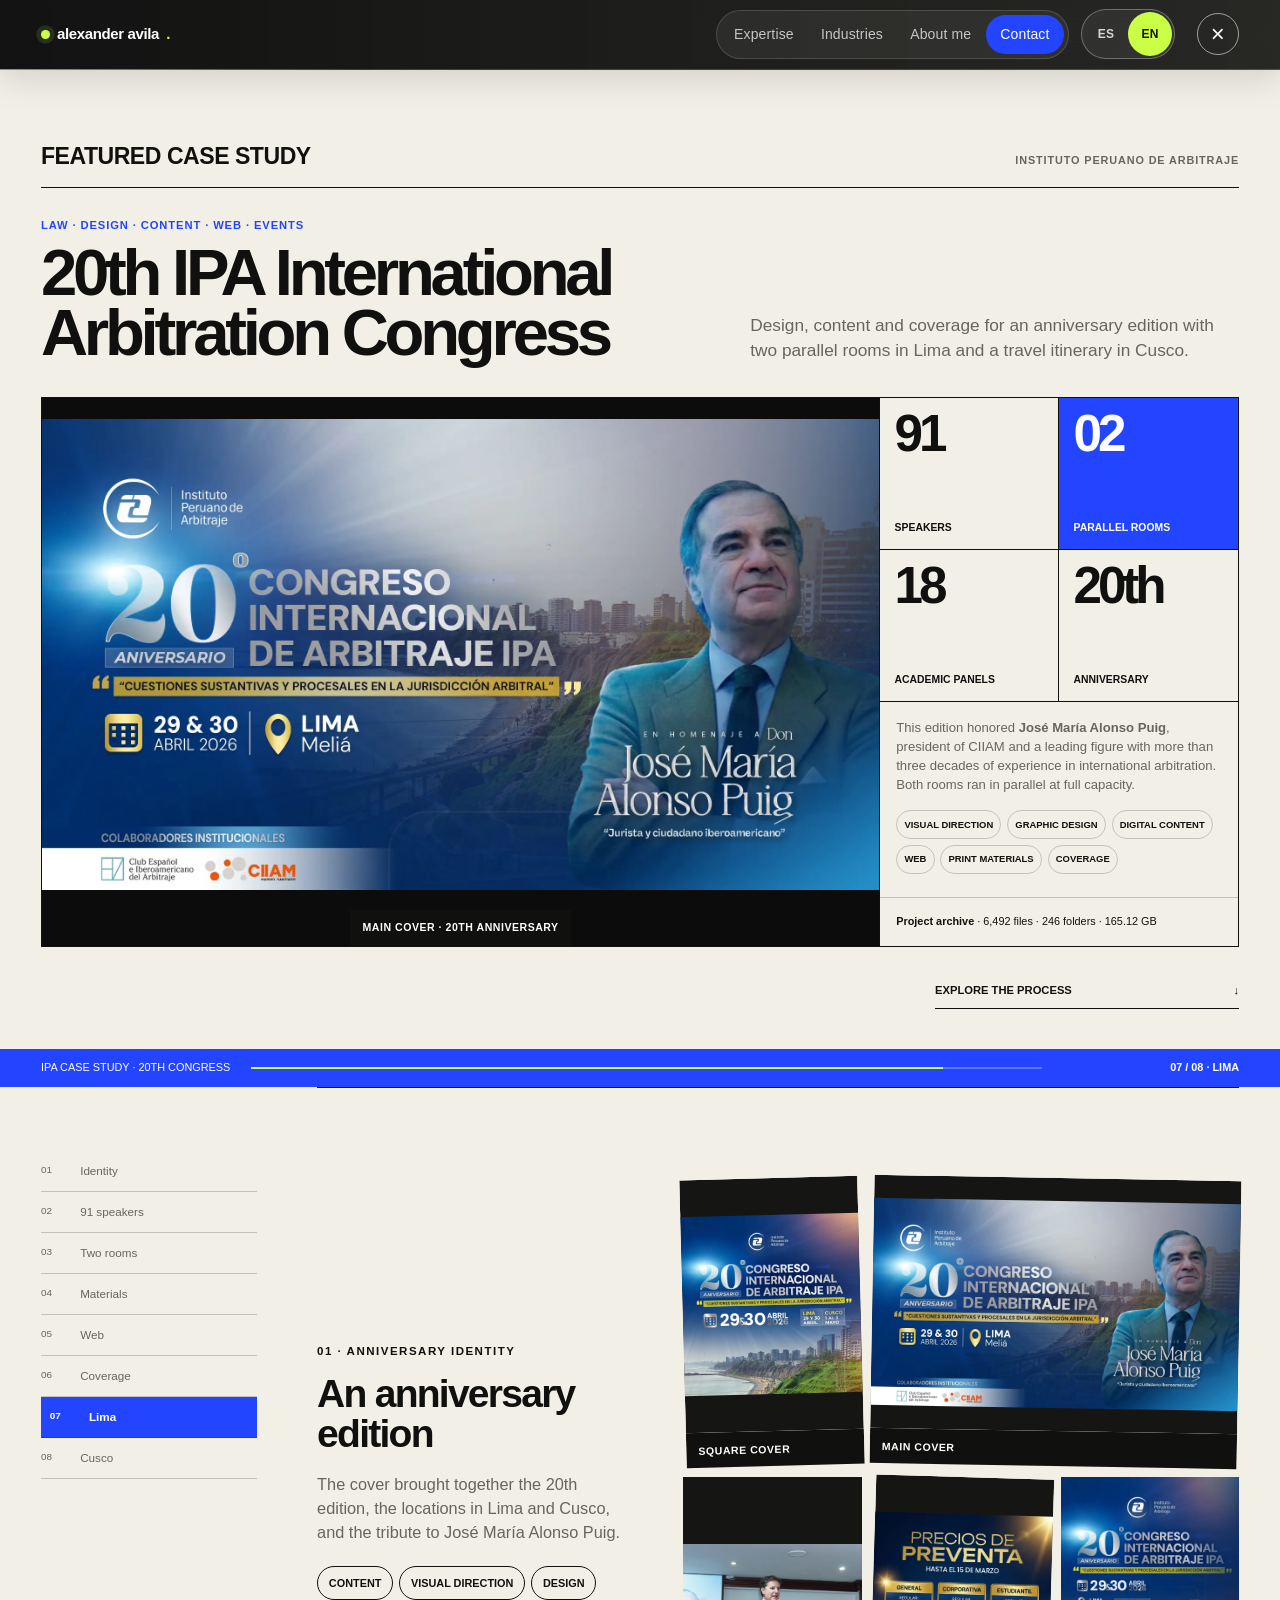
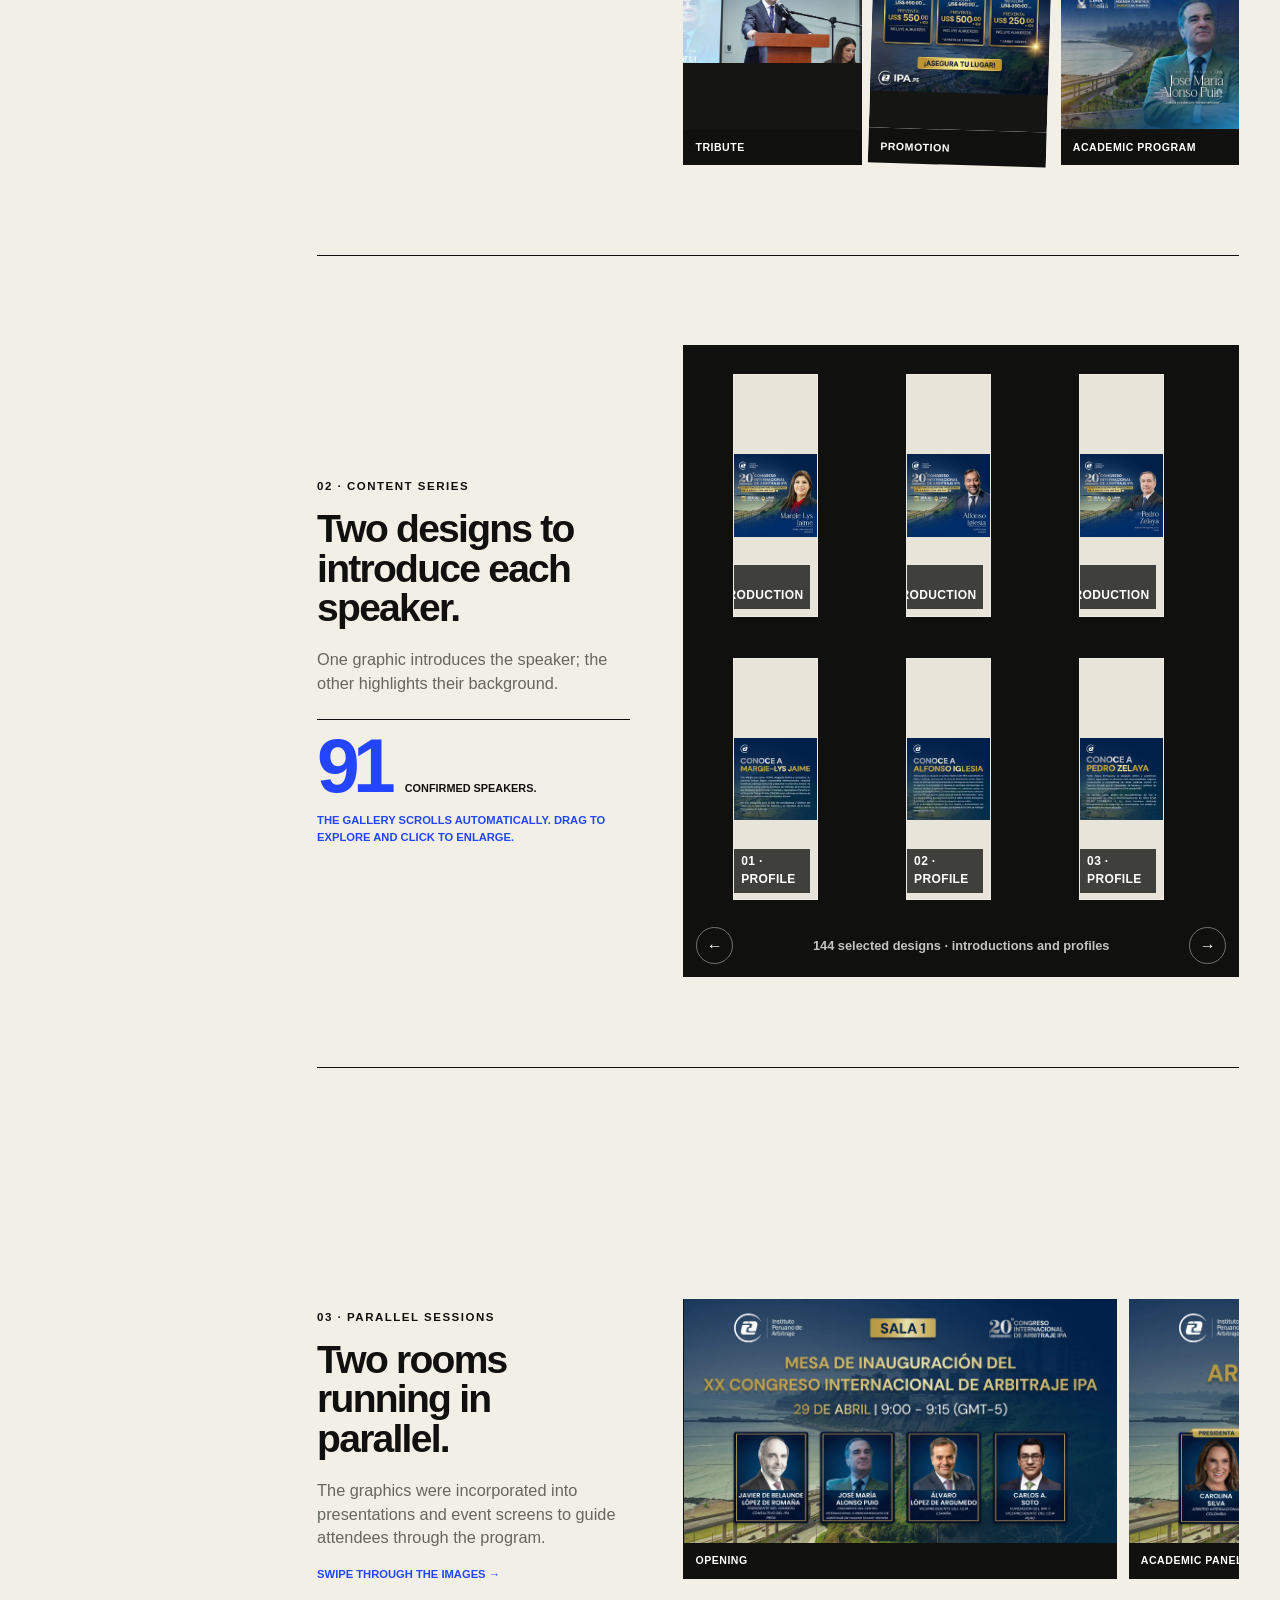
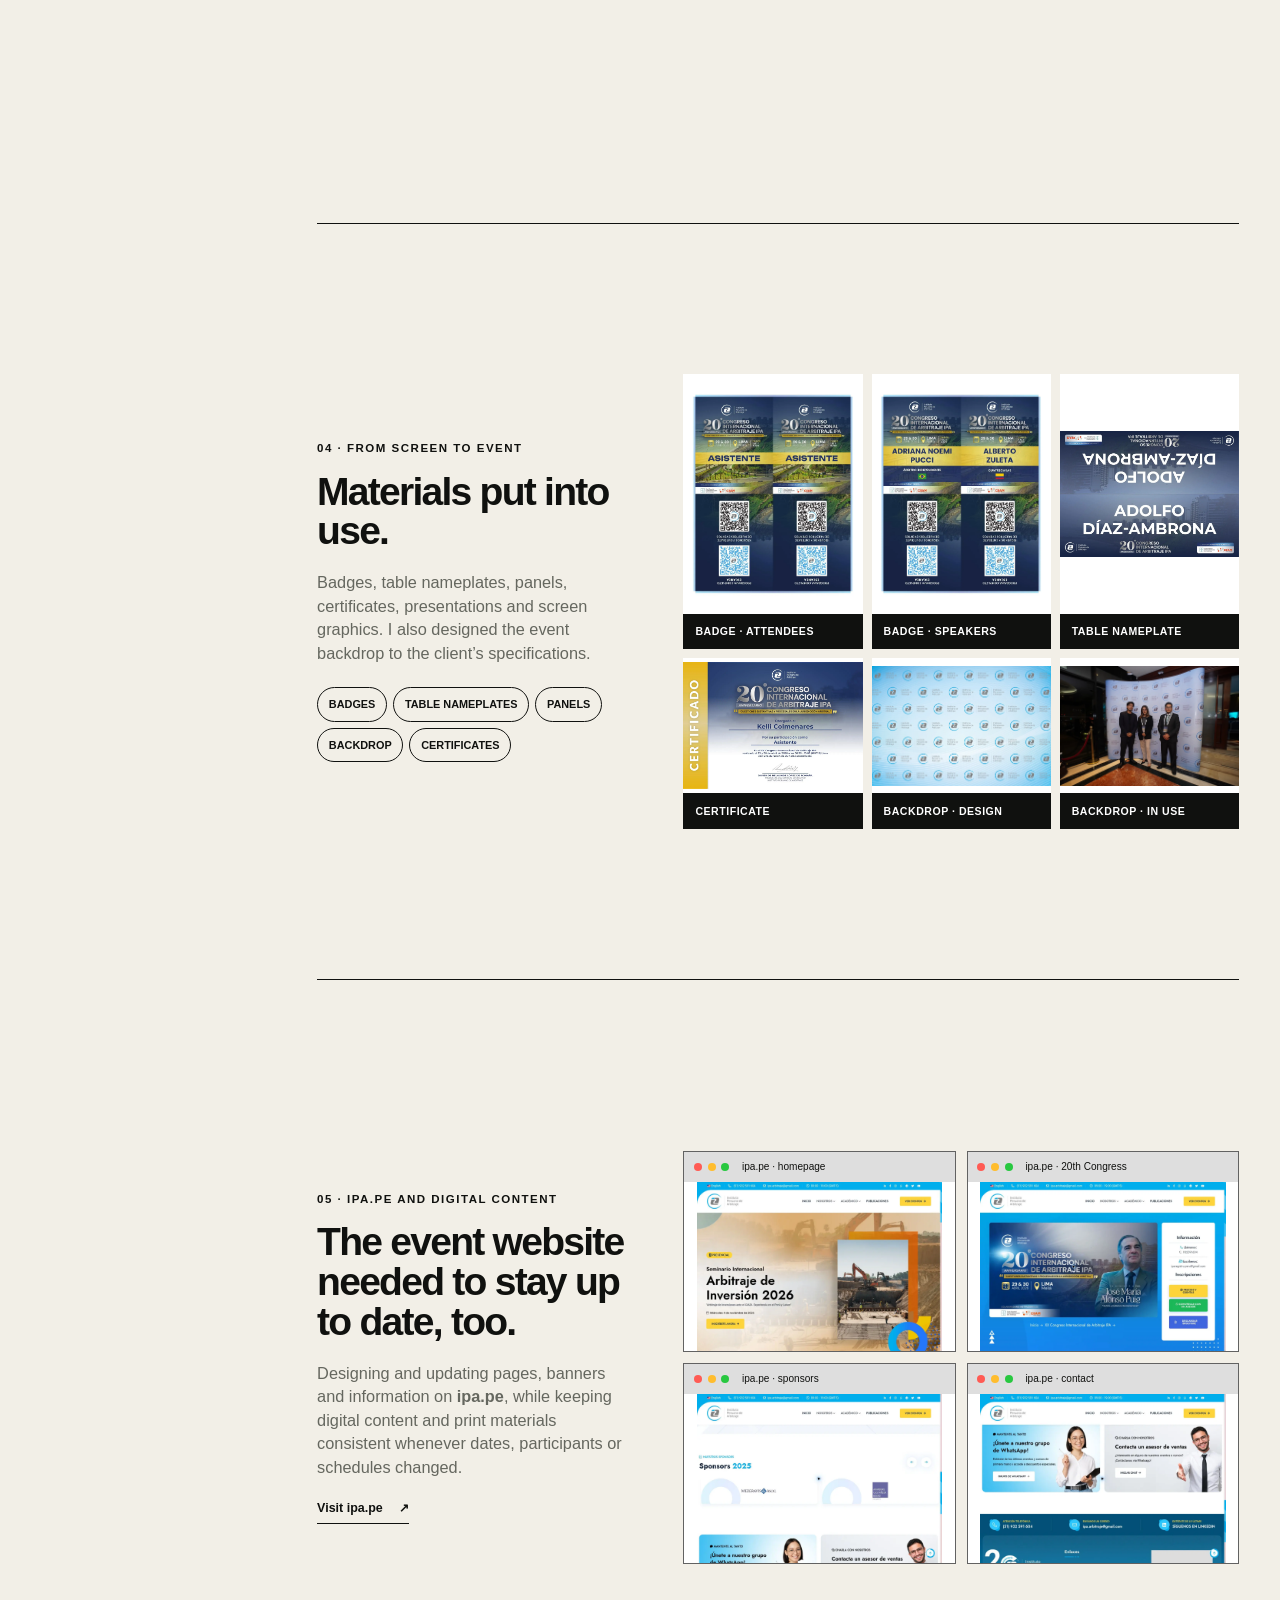
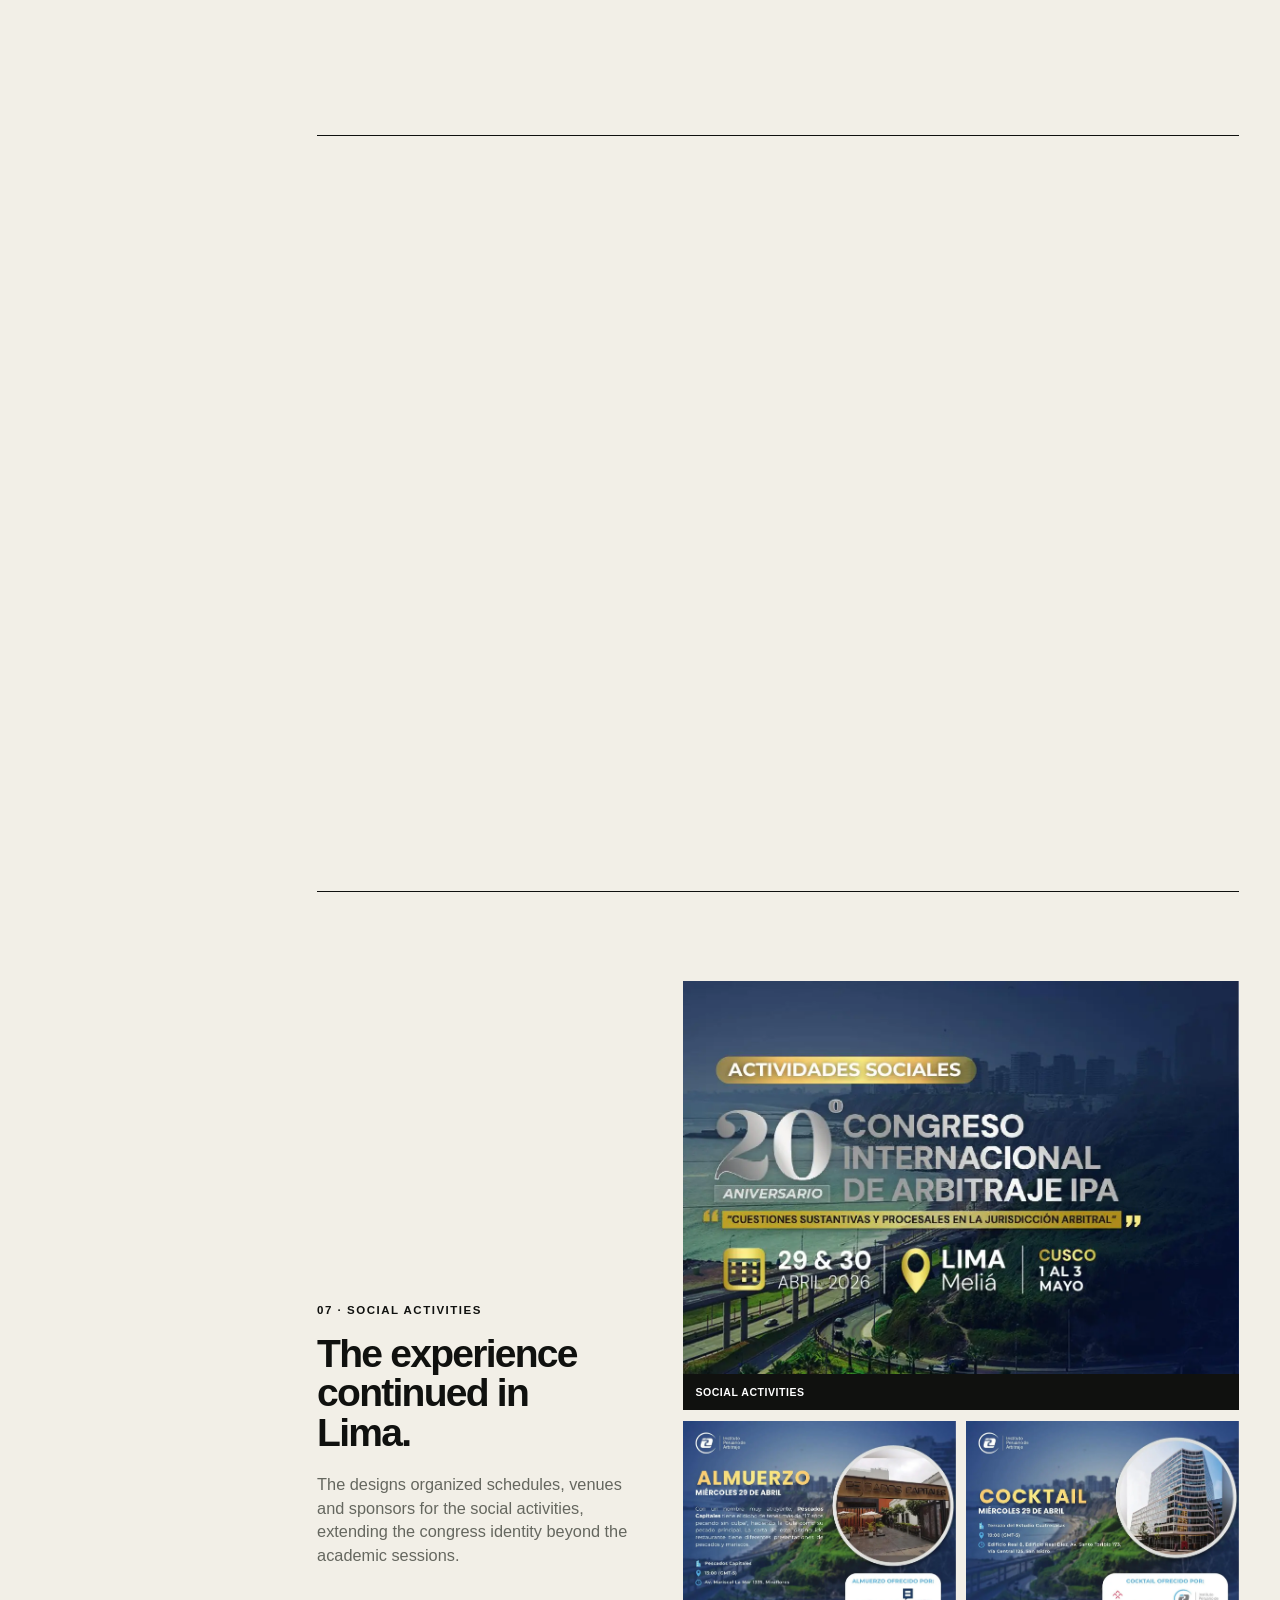
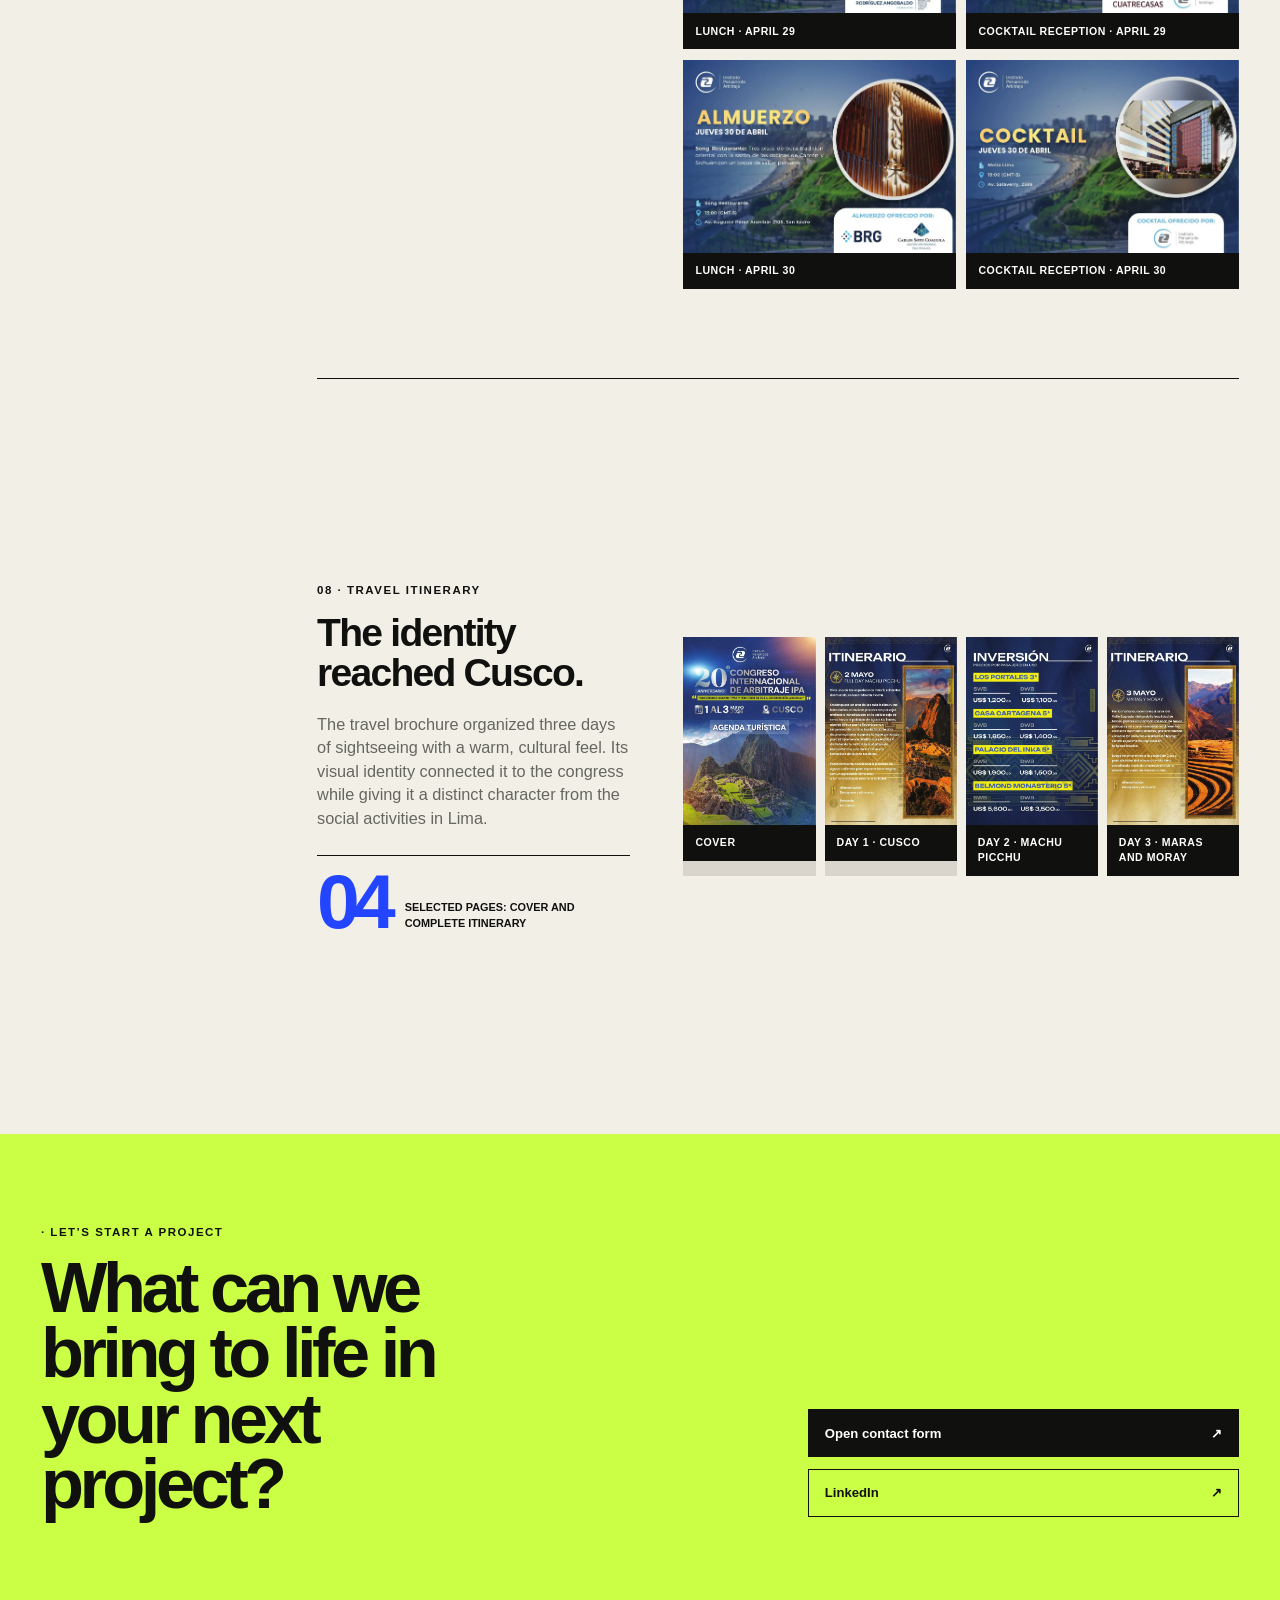
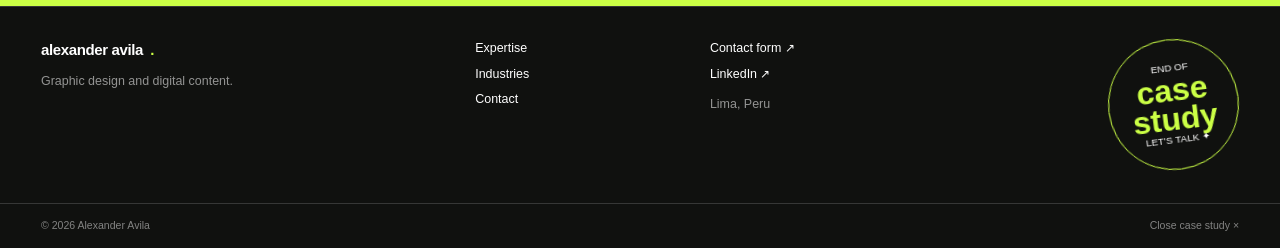
<file: caso-ipa/index.html>
<!doctype html>
<html lang="es">
<head>
  <!-- Google tag (gtag.js) -->
<script async src="https://www.googletagmanager.com/gtag/js?id=G-FE2HLP167H"></script>
<script>
  window.dataLayer = window.dataLayer || [];
  function gtag(){dataLayer.push(arguments);}
  gtag('js', new Date());

  gtag('config', 'G-FE2HLP167H');
</script>
  <meta charset="utf-8">
  <meta name="viewport" content="width=device-width, initial-scale=1">
  <meta name="theme-color" content="#10110f">
  <meta name="description" content="Caso de portafolio: identidad, contenido, web y cobertura del XX Congreso Internacional de Arbitraje IPA.">
  <meta property="og:title" content="XX Congreso IPA — caso de alexander avila">
  <meta property="og:description" content="91 ponentes, 18 paneles y dos salas simultáneas para la edición del 20.º aniversario.">
  <meta property="og:image" content="../assets/hero.webp">
  <link rel="preload" as="image" href="../assets/hero.webp">
  <link rel="icon" type="image/svg+xml" href="data:image/svg+xml,%3Csvg xmlns='http://www.w3.org/2000/svg' viewBox='0 0 64 64'%3E%3Crect width='64' height='64' rx='12' fill='%2310110f'/%3E%3Cpath d='M15 43 27 16h8l-4 10h11l-4 10H27l-3 7z' fill='%23cbff45'/%3E%3C/svg%3E">
  <title>XX Congreso IPA — caso de alexander avila</title>
  <link rel="stylesheet" href="../styles.css?v=20261005">
  <script src="../language.js?v=20261005" defer></script>
  <script src="../app.js?v=20261005" defer></script>
</head>
<body data-page="case">
  <a class="skip-link" href="#contenido">Saltar al contenido</a>
  <header class="site-header case-header" data-site-header>
    <a class="brand" data-home-link href="../index.html" aria-label="alexander avila, inicio"><i aria-hidden="true"></i>alexander avila<span>.</span></a>
    <nav class="main-nav" aria-label="Navegación principal">
      <a href="../index.html#capacidades">Capacidades</a><a href="../index.html#sectores">Sectores</a><a href="../index.html#sobre-mi">Sobre mí</a><a class="nav-cta" href="../index.html#contacto">Contacto</a>
    </nav>
    <div class="header-actions"><div class="language-switch" data-language-switch role="group" aria-label="Idioma del sitio" hidden><button type="button" data-language="es" lang="es" aria-label="Ver en español" aria-pressed="true">ES</button><button type="button" data-language="en" lang="en" aria-label="View in English" aria-pressed="false">EN</button></div><a class="case-close" data-home-link href="../index.html" aria-label="Cerrar el caso y volver al portafolio"><span aria-hidden="true">×</span></a></div>
  </header>

  <main id="contenido">
    <section class="case-overview">
      <div class="case-overview-head reveal">
        <div class="case-kicker"><strong>Caso destacado</strong><span>Instituto Peruano de Arbitraje</span></div>
        <div class="case-heading"><div><p>Derecho · diseño · contenido · web · eventos</p><h1>XX Congreso Internacional de Arbitraje IPA</h1></div><p>Diseño, contenido y cobertura para una edición de aniversario con dos salas simultáneas en Lima y una agenda turística en Cusco.</p></div>
      </div>
      <div class="case-overview-grid reveal">
        <figure class="overview-image media-frame"><img src="../assets/hero.webp" width="1920" height="1080" alt="Portada del XX Congreso Internacional de Arbitraje IPA con José María Alonso Puig" data-lightbox><figcaption>Portada principal · XX aniversario</figcaption></figure>
        <aside class="overview-data">
          <div class="overview-stats"><div><strong>91</strong><span>ponentes</span></div><div class="stat-blue"><strong>02</strong><span>salas simultáneas</span></div><div><strong>18</strong><span>paneles académicos</span></div><div><strong>20.º</strong><span>aniversario</span></div></div>
          <p>La edición rindió homenaje a <strong>José María Alonso Puig</strong>, presidente de CIIAM y referente con más de tres décadas de trayectoria en arbitraje internacional. Ambas salas operaron en paralelo y con aforo completo.</p>
          <div class="role-tags"><span>Dirección visual</span><span>Diseño gráfico</span><span>Contenido digital</span><span>Web</span><span>Material imprimible</span><span>Cobertura</span></div>
          <p class="archive-note"><strong>Archivo operativo</strong> · 6,492 archivos · 246 carpetas · 165.12 GB</p>
        </aside>
      </div>
      <a class="case-scroll-cue" href="#identidad">Recorrer el proceso <span>↓</span></a>
    </section>

    <div class="case-navigation" data-case-navigation>
      <div class="case-status" aria-live="polite"><span>Caso IPA · XX Congreso</span><div class="case-progress"><i></i></div><strong><span data-step-number>01</span> / 08 · <span data-step-name>Identidad</span></strong></div>
      <nav class="case-mobile-index" aria-label="Secciones del caso">
        <a href="#identidad" data-case-link="identidad" aria-current="step">01 · Identidad</a>
        <a href="#ponentes" data-case-link="ponentes">02 · Ponentes</a>
        <a href="#salas" data-case-link="salas">03 · Dos salas</a>
        <a href="#materiales" data-case-link="materiales">04 · Materiales</a>
        <a href="#web" data-case-link="web">05 · Web</a>
        <a href="#cobertura" data-case-link="cobertura">06 · Cobertura</a>
        <a href="#lima" data-case-link="lima">07 · Lima</a>
        <a href="#cusco" data-case-link="cusco">08 · Cusco</a>
      </nav>
    </div>

    <div class="case-layout">
      <aside class="case-rail" aria-label="Índice del caso">
        <nav>
          <a href="#identidad" data-case-link="identidad" aria-current="step"><span>01</span>Identidad</a>
          <a href="#ponentes" data-case-link="ponentes"><span>02</span>91 ponentes</a>
          <a href="#salas" data-case-link="salas"><span>03</span>Dos salas</a>
          <a href="#materiales" data-case-link="materiales"><span>04</span>Materiales</a>
          <a href="#web" data-case-link="web"><span>05</span>Web</a>
          <a href="#cobertura" data-case-link="cobertura"><span>06</span>Cobertura</a>
          <a href="#lima" data-case-link="lima"><span>07</span>Lima</a>
          <a href="#cusco" data-case-link="cusco"><span>08</span>Cusco</a>
        </nav>
      </aside>

      <div class="case-story">
        <section class="case-chapter" id="identidad" data-case-number="01" data-case-name="Identidad">
          <div class="chapter-copy reveal"><p class="micro-label">01 · Identidad de aniversario</p><h2>Una edición conmemorativa</h2><p>La portada reunió la edición número veinte, las sedes de Lima y Cusco y el homenaje a José María Alonso Puig.</p><div class="chapter-tags"><span>Contenido</span><span>Dirección visual</span><span>Diseño</span></div></div>
          <div class="chapter-media identity-collage reveal"><figure class="media-frame identity-square"><img src="../assets/event-square.webp" width="1000" height="1000" alt="Adaptación cuadrada del XX Congreso IPA" loading="lazy" data-lightbox><figcaption>Portada cuadrada</figcaption></figure><figure class="media-frame identity-wide"><img src="../assets/hero.webp" width="1920" height="1080" alt="Portada principal del XX Congreso IPA" loading="lazy" data-lightbox><figcaption>Portada principal</figcaption></figure><figure class="media-frame"><img src="../assets/honoree.webp" width="2000" height="1333" alt="Homenaje a José María Alonso Puig" loading="lazy" data-lightbox><figcaption>Homenaje</figcaption></figure><figure class="media-frame"><img src="../assets/design/promo-precios.webp" width="900" height="1200" alt="Pieza promocional de inversión" loading="lazy" data-lightbox><figcaption>Promoción</figcaption></figure><figure class="media-frame"><img src="../assets/design/temario-01.webp" width="900" height="1200" alt="Portada del programa académico" loading="lazy" data-lightbox><figcaption>Programa académico</figcaption></figure></div>
        </section>

        <section class="case-chapter" id="ponentes" data-case-number="02" data-case-name="91 ponentes">
          <div class="chapter-copy reveal"><p class="micro-label">02 · Serie de contenidos</p><h2>Dos piezas para presentar a cada ponente.</h2><p>Una gráfica introduce al especialista y la otra resume su trayectoria.</p><div class="chapter-metric"><strong>91</strong><span>ponentes confirmados.</span></div><p class="scroll-hint">La galería avanza sola; arrastra para explorar y haz clic para ampliar.</p></div>
          <div class="chapter-media speaker-gallery-wrap reveal"><div class="speaker-gallery" data-speaker-gallery data-strip data-count="144" tabindex="0" aria-label="Galería de presentaciones y reseñas de ponentes"></div><div class="speaker-gallery-controls"><button type="button" data-speaker-prev aria-label="Retroceder en la galería">←</button><span>144 piezas seleccionadas · presentación y reseña</span><button type="button" data-speaker-next aria-label="Avanzar en la galería">→</button></div></div>
        </section>

        <section class="case-chapter" id="salas" data-case-number="03" data-case-name="Dos salas">
          <div class="chapter-copy reveal"><p class="micro-label">03 · Programación paralela</p><h2>Dos salas simultáneas.</h2><p>Las piezas se integraron a presentaciones y pantallas para orientar la programación.</p><p class="scroll-hint">Desliza las imágenes →</p></div>
          <div class="chapter-media media-strip reveal" data-strip><figure class="media-frame"><img src="../assets/panel-opening.webp" width="1920" height="1080" alt="Gráfica de inauguración" loading="lazy" data-lightbox><figcaption>Apertura</figcaption></figure><figure class="media-frame"><img src="../assets/panel-room.webp" width="1920" height="1080" alt="Gráfica de panel académico" loading="lazy" data-lightbox><figcaption>Panel académico</figcaption></figure><figure class="media-frame"><img src="../assets/panels/panel-05.webp" width="1280" height="720" alt="Programación académica de la sala 1" loading="lazy" data-lightbox><figcaption>Panel · sala 1</figcaption></figure><figure class="media-frame"><img src="../assets/panels/panel-06.webp" width="1280" height="720" alt="Programación académica de la sala 2" loading="lazy" data-lightbox><figcaption>Panel · sala 2</figcaption></figure><figure class="media-frame"><img src="../assets/panels/panel-04.webp" width="1280" height="720" alt="Gráfica de clausura" loading="lazy" data-lightbox><figcaption>Clausura</figcaption></figure><figure class="media-frame"><img src="../assets/event-photos/event-03.webp" width="1500" height="1000" alt="Vista general de una de las dos salas del congreso" loading="lazy" data-lightbox><figcaption>Sesión presencial</figcaption></figure><figure class="media-frame"><img src="../assets/event-photos/event-12.webp" width="1500" height="1000" alt="Asistentes durante la programación del congreso" loading="lazy" data-lightbox><figcaption>Programación en sala</figcaption></figure></div>
        </section>

        <section class="case-chapter" id="materiales" data-case-number="04" data-case-name="Materiales">
          <div class="chapter-copy reveal"><p class="micro-label">04 · De la pantalla al evento</p><h2>Materiales que entraron en uso.</h2><p>Credenciales, tarecos, paneles, certificados, presentaciones y gráficas proyectadas. También diseñé el backing según los requerimientos del cliente.</p><div class="chapter-tags"><span>Credenciales</span><span>Tarecos</span><span>Paneles</span><span>Backing</span><span>Certificados</span></div></div>
          <div class="chapter-media materials-grid reveal"><figure class="media-frame portrait"><img src="../assets/credential-attendee.webp" width="993" height="1404" alt="Credencial para asistentes" loading="lazy" data-lightbox><figcaption>Credencial · asistentes</figcaption></figure><figure class="media-frame portrait"><img src="../assets/credential-speakers.webp" width="993" height="1404" alt="Credencial para ponentes" loading="lazy" data-lightbox><figcaption>Credencial · ponentes</figcaption></figure><figure class="media-frame"><img src="../assets/nameplate.webp" width="1404" height="993" alt="Tareco personalizado" loading="lazy" data-lightbox><figcaption>Tareco</figcaption></figure><figure class="media-frame"><img src="../assets/certificate.webp" width="1404" height="993" alt="Certificado de participación" loading="lazy" data-lightbox><figcaption>Certificado</figcaption></figure><figure class="media-frame backing-material"><img src="../assets/design/backing-design.webp" width="1500" height="1000" alt="Diseño final del backing" loading="lazy" data-lightbox><figcaption>Backing · diseño</figcaption></figure><figure class="media-frame backing-material"><img src="../assets/design/backing-in-use.webp" width="1500" height="1000" alt="Backing instalado durante el evento" loading="lazy" data-lightbox><figcaption>Backing · aplicación real</figcaption></figure></div>
        </section>

        <section class="case-chapter" id="web" data-case-number="05" data-case-name="Web">
          <div class="chapter-copy reveal"><p class="micro-label">05 · ipa.pe y contenido digital</p><h2>El evento también debía mantenerse actualizado en la web.</h2><p>Diseño y actualización de páginas, banners e información en <strong>ipa.pe</strong>, además de los cambios que debían reflejarse en contenido digital e imprimible cuando se ajustaban fechas, participantes o programación.</p><a class="text-link" href="https://ipa.pe/" target="_blank" rel="noreferrer">Visitar ipa.pe <span>↗</span></a></div>
          <div class="chapter-media web-gallery reveal"><figure class="browser-frame"><div class="browser-bar"><i></i><i></i><i></i><span>ipa.pe · portada</span></div><img src="../assets/web/ipa-home.webp" width="1280" height="872" alt="Portada actual del sitio del Instituto Peruano de Arbitraje" loading="lazy" data-lightbox></figure><figure class="browser-frame"><div class="browser-bar"><i></i><i></i><i></i><span>ipa.pe · XX Congreso</span></div><img src="../assets/web/ipa-congress.webp" width="1280" height="872" alt="Página del XX Congreso Internacional de Arbitraje IPA" loading="lazy" data-lightbox></figure><figure class="browser-frame"><div class="browser-bar"><i></i><i></i><i></i><span>ipa.pe · sponsors</span></div><img src="../assets/web/ipa-sponsors.webp" width="1280" height="872" alt="Sección de sponsors del sitio IPA" loading="lazy" data-lightbox></figure><figure class="browser-frame"><div class="browser-bar"><i></i><i></i><i></i><span>ipa.pe · contacto</span></div><img src="../assets/web/ipa-contact.webp" width="1280" height="872" alt="Bloque de contacto del sitio IPA" loading="lazy" data-lightbox></figure></div>
        </section>

        <section class="case-chapter" id="cobertura" data-case-number="06" data-case-name="Cobertura">
          <div class="chapter-copy reveal"><p class="micro-label">06 · Dos salas</p><h2>Cobertura del evento.</h2><p>Cubrí directamente y coordiné el trabajo general con el equipo. La labor incluyó registro, selección, edición y publicación durante las jornadas, además de material preparado para entrega posterior.</p><div class="chapter-tags"><span>Dirección de equipo</span><span>Foto</span><span>Video</span><span>Edición</span><span>Publicación</span></div></div>
          <div class="chapter-media coverage-case reveal"><figure class="media-frame coverage-video"><video muted loop playsinline preload="metadata" poster="../assets/ipa-day-one-poster.jpg" data-autoplay-video><source src="../assets/ipa-day-one.mp4" type="video/mp4"></video><figcaption>Resumen audiovisual · jornada 1</figcaption></figure><div class="coverage-photo-strip" data-strip><figure class="media-frame"><img src="../assets/event-photos/event-04.webp" width="1500" height="1000" alt="Networking durante el congreso" loading="lazy" data-lightbox><figcaption>Networking</figcaption></figure><figure class="media-frame"><img src="../assets/event-photos/event-05.webp" width="1500" height="1000" alt="Asistentes en una de las salas" loading="lazy" data-lightbox><figcaption>Asistentes</figcaption></figure><figure class="media-frame"><img src="../assets/event-photos/event-06.webp" width="1500" height="1000" alt="Ponencia durante el congreso" loading="lazy" data-lightbox><figcaption>Ponencia</figcaption></figure><figure class="media-frame"><img src="../assets/event-photos/event-09.webp" width="1500" height="1000" alt="Panel académico" loading="lazy" data-lightbox><figcaption>Panel académico</figcaption></figure><figure class="media-frame"><img src="../assets/event-photos/event-13.webp" width="1500" height="1000" alt="Encuentro entre participantes" loading="lazy" data-lightbox><figcaption>Participantes</figcaption></figure><figure class="media-frame"><img src="../assets/event-photos/event-14.webp" width="1500" height="1000" alt="Actividad social del congreso" loading="lazy" data-lightbox><figcaption>Actividad social</figcaption></figure><figure class="media-frame"><img src="../assets/event-photos/event-18.webp" width="1500" height="1000" alt="Fotografía grupal en sala" loading="lazy" data-lightbox><figcaption>Foto grupal</figcaption></figure><figure class="media-frame"><img src="../assets/event-photos/event-19.webp" width="1500" height="1000" alt="Panel en desarrollo" loading="lazy" data-lightbox><figcaption>Programación</figcaption></figure></div></div>
        </section>

        <section class="case-chapter" id="lima" data-case-number="07" data-case-name="Lima">
          <div class="chapter-copy reveal"><p class="micro-label">07 · Actividades sociales</p><h2>La experiencia continuó en Lima.</h2><p>Las piezas organizaron horarios, sedes y patrocinadores de las actividades sociales, manteniendo la identidad del congreso fuera de las salas académicas.</p></div>
          <div class="chapter-media lima-grid reveal"><figure class="media-frame"><img src="../assets/lima/lima-01.webp" width="1280" height="900" alt="Portada de actividades sociales en Lima" loading="lazy" data-lightbox><figcaption>Actividades sociales</figcaption></figure><figure class="media-frame"><img src="../assets/lima/lima-02.webp" width="1280" height="900" alt="Almuerzo del 29 de abril" loading="lazy" data-lightbox><figcaption>Almuerzo · 29 de abril</figcaption></figure><figure class="media-frame"><img src="../assets/lima/lima-03.webp" width="1280" height="900" alt="Cóctel del 29 de abril" loading="lazy" data-lightbox><figcaption>Cóctel · 29 de abril</figcaption></figure><figure class="media-frame"><img src="../assets/lima/lima-04.webp" width="1280" height="900" alt="Almuerzo del 30 de abril" loading="lazy" data-lightbox><figcaption>Almuerzo · 30 de abril</figcaption></figure><figure class="media-frame"><img src="../assets/lima/lima-05.webp" width="1280" height="900" alt="Cóctel del 30 de abril" loading="lazy" data-lightbox><figcaption>Cóctel · 30 de abril</figcaption></figure></div>
        </section>

        <section class="case-chapter" id="cusco" data-case-number="08" data-case-name="Cusco">
          <div class="chapter-copy reveal"><p class="micro-label">08 · Agenda turística</p><h2>La identidad llegó hasta Cusco.</h2><p>El brochure de agenda turística organizó tres días de recorrido con una atmósfera cultural y cálida, conectada visualmente con el congreso sin confundirla con las actividades sociales realizadas en Lima.</p><div class="chapter-metric"><strong>04</strong><span>páginas seleccionadas: portada e itinerario completo</span></div></div>
          <div class="chapter-media cusco-grid reveal"><figure class="media-frame portrait"><img src="../assets/cusco-cover.webp" width="910" height="1287" alt="Portada de la agenda turística en Cusco" loading="lazy" data-lightbox><figcaption>Portada</figcaption></figure><figure class="media-frame portrait"><img src="../assets/cusco-day-one.webp" width="910" height="1287" alt="Página interior del primer día en Cusco" loading="lazy" data-lightbox><figcaption>Día 1 · Cusco</figcaption></figure><figure class="media-frame portrait"><img src="../assets/cusco-day-two.webp" width="910" height="1287" alt="Página interior del segundo día en Cusco" loading="lazy" data-lightbox><figcaption>Día 2 · Machu Picchu</figcaption></figure><figure class="media-frame portrait"><img src="../assets/cusco-day-three.webp" width="910" height="1287" alt="Página interior del tercer día en Cusco" loading="lazy" data-lightbox><figcaption>Día 3 · Maras y Moray</figcaption></figure></div>
        </section>
      </div>
    </div>

    <section class="case-contact" id="case-contact">
      <div><p class="micro-label">· Comencemos un proyecto</p><h2>¿Qué hacemos funcionar en tu próximo proyecto?</h2></div>
      <div class="case-contact-actions"><a class="button button-dark" href="../index.html#contacto" data-case-contact>Abrir formulario <span>↗</span></a><a class="button button-outline-dark" href="https://www.linkedin.com/in/alexavilaarias/" target="_blank" rel="noreferrer">LinkedIn <span>↗</span></a></div>
    </section>
  </main>

  <footer class="site-footer case-footer"><div class="footer-grid"><div class="footer-brand"><a class="brand" data-home-link href="../index.html">alexander avila<span>.</span></a><p>Diseño gráfico y contenido digital.</p></div><nav><a href="../index.html#capacidades">Capacidades</a><a href="../index.html#sectores">Sectores</a><a href="../index.html#contacto" data-case-contact>Contacto</a></nav><div class="footer-contact"><a href="../index.html#contacto" data-case-contact>Formulario de contacto ↗</a><a href="https://www.linkedin.com/in/alexavilaarias/" target="_blank" rel="noreferrer">LinkedIn ↗</a><p>Lima, Perú</p></div><div class="footer-stamp"><span>fin del</span><strong>caso</strong><span>hablemos ✦</span></div></div><div class="footer-bottom"><span>© <span data-year>2026</span> Alexander Avila</span><a data-home-link href="../index.html">Cerrar caso ×</a></div></footer>

  <dialog class="lightbox" aria-label="Vista ampliada"><button class="lightbox-close" type="button" aria-label="Cerrar vista ampliada">Cerrar ×</button><img alt=""><p></p></dialog>
</body>
</html>
</file>
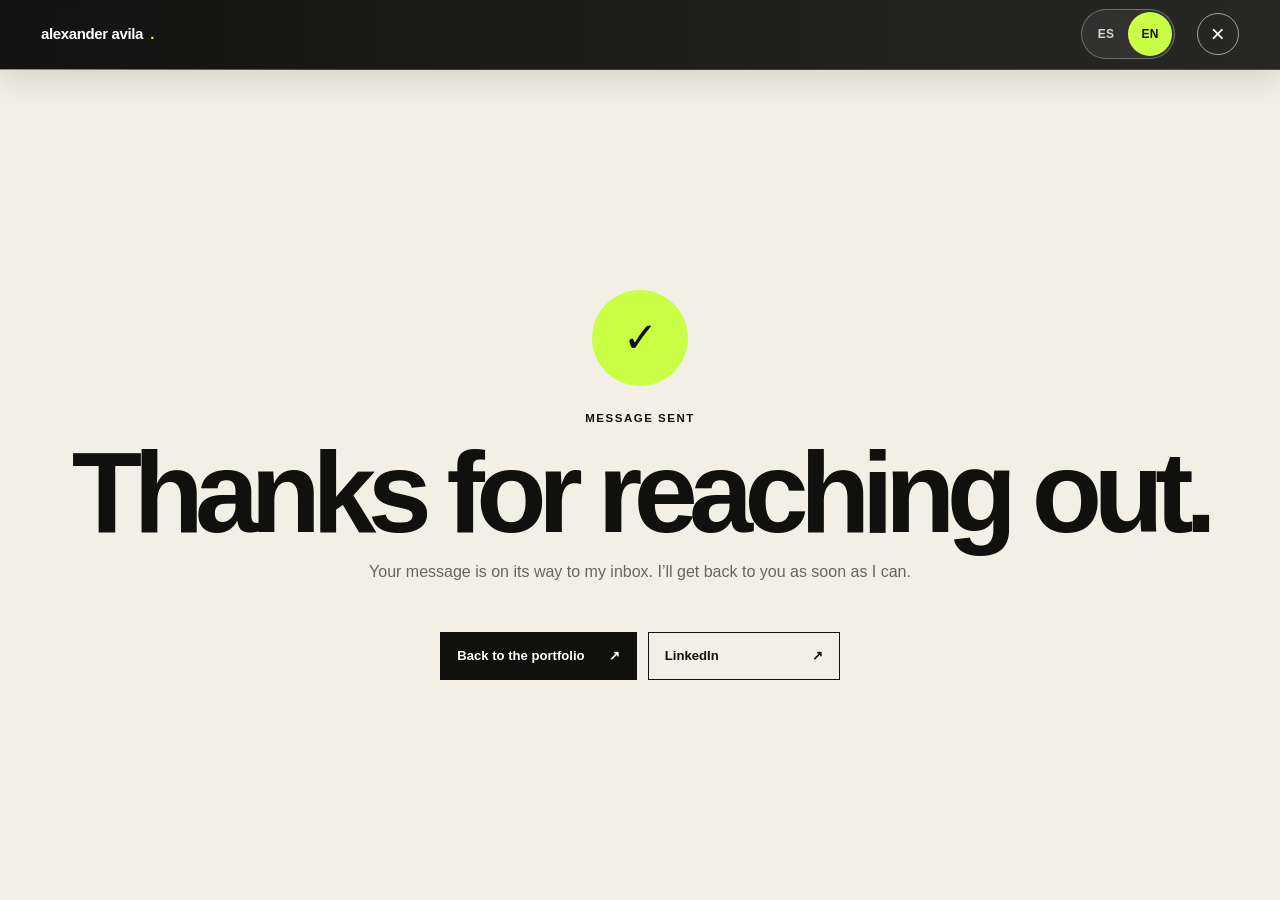
<file: gracias/index.html>
<!doctype html>
<html lang="es">
<head>
  <!-- Google tag (gtag.js) -->
<script async src="https://www.googletagmanager.com/gtag/js?id=G-FE2HLP167H"></script>
<script>
  window.dataLayer = window.dataLayer || [];
  function gtag(){dataLayer.push(arguments);}
  gtag('js', new Date());

  gtag('config', 'G-FE2HLP167H');
</script>
  <meta charset="utf-8">
  <meta name="viewport" content="width=device-width, initial-scale=1">
  <meta name="theme-color" content="#10110f">
  <meta name="robots" content="noindex">
  <title>Mensaje enviado — alexander avila</title>
  <link rel="stylesheet" href="../styles.css?v=20261005">
  <script src="../language.js?v=20261005" defer></script>
  <script src="../app.js?v=20261005" defer></script>
</head>
<body data-page="thanks">
  <header class="site-header"><a class="brand" data-home-link href="../index.html">alexander avila<span>.</span></a><div class="header-actions"><div class="language-switch" data-language-switch role="group" aria-label="Idioma del sitio" hidden><button type="button" data-language="es" lang="es" aria-label="Ver en español" aria-pressed="true">ES</button><button type="button" data-language="en" lang="en" aria-label="View in English" aria-pressed="false">EN</button></div><a class="case-close" data-home-link href="../index.html" aria-label="Volver al portafolio"><span aria-hidden="true">×</span></a></div></header>
  <main class="thanks-page">
    <div class="thanks-mark" aria-hidden="true">✓</div>
    <p class="micro-label">Mensaje enviado</p>
    <h1>Gracias por escribir.</h1>
    <p>Tu mensaje ya va camino a mi correo. Volveré contigo tan pronto como pueda.</p>
    <div class="button-row"><a class="button button-dark" data-home-link href="../index.html">Volver al portafolio <span>↗</span></a><a class="button button-outline-dark" href="https://www.linkedin.com/in/alexavilaarias/" target="_blank" rel="noreferrer">LinkedIn <span>↗</span></a></div>
  </main>
</body>
</html>
</file>
<file: styles.css>
:root {
  --ink: #10110f;
  --paper: #f2efe7;
  --paper-2: #e4ded2;
  --white: #fffdf8;
  --muted: #65675f;
  --blue: #2445ff;
  --lime: #cbff45;
  --line: rgba(16, 17, 15, .2);
  --max: 1460px;
  --pad: clamp(1.15rem, 3.2vw, 3.5rem);
  --header: 4.35rem;
}

@view-transition { navigation: auto; }
* { box-sizing: border-box; }
html { scroll-behavior: smooth; }
body { margin: 0; overflow-x: hidden; background: var(--paper); color: var(--ink); font-family: Arial, Helvetica, sans-serif; font-size: 16px; line-height: 1.45; text-rendering: optimizeLegibility; }
body.is-modal { overflow: hidden; }
img, video { display: block; width: 100%; height: auto; }
a { color: inherit; text-decoration: none; }
button, input, textarea, select { font: inherit; }
button { color: inherit; }
::selection { background: var(--blue); color: #fff; }
[hidden] { display: none !important; }
.skip-link { position: fixed; top: .7rem; left: .7rem; z-index: 10000; padding: .7rem 1rem; background: var(--lime); color: var(--ink); transform: translateY(-160%); }
.skip-link:focus { transform: translateY(0); }

/* Preloader */
.preloader { position: fixed; inset: 0; z-index: 9999; display: grid; grid-template-columns: 1fr auto; grid-template-rows: 1fr auto auto; gap: 1rem; align-items: end; padding: var(--pad); background: var(--ink); color: white; transition: opacity .55s ease, visibility .55s ease; }
.preloader::before { content: ""; position: absolute; inset: 0; background: repeating-linear-gradient(90deg, transparent 0, transparent calc(12.5% - 1px), rgba(255,255,255,.06) calc(12.5% - 1px), rgba(255,255,255,.06) 12.5%); }
.preloader.is-done { opacity: 0; visibility: hidden; pointer-events: none; }
.preloader-mark { position: relative; z-index: 1; grid-column: 1/-1; align-self: center; justify-self: center; display: flex; align-items: baseline; font-size: clamp(8rem, 28vw, 28rem); font-weight: 900; line-height: .65; letter-spacing: -.16em; }
.preloader-mark span:first-child { color: var(--lime); transform: translateY(-.04em); animation: loader-a 1s cubic-bezier(.2,.75,.25,1) both; }
.preloader-mark span:nth-child(2) { color: var(--blue); animation: loader-a 1s .12s cubic-bezier(.2,.75,.25,1) both; }
.preloader-mark i { color: white; font-style: normal; animation: loader-dot .6s .45s ease both; }
.preloader > p { position: relative; z-index: 1; margin: 0; font-size: .82rem; font-weight: 800; letter-spacing: .13em; text-transform: uppercase; }
.preloader > strong { position: relative; z-index: 1; grid-column: 2; grid-row: 2; font-size: 1.2rem; }
.preloader-line { position: relative; z-index: 1; grid-column: 1/-1; height: 2px; background: rgba(255,255,255,.18); }
.preloader-line i { display: block; width: 0; height: 100%; background: var(--lime); transition: width .12s linear; }
@keyframes loader-a { from { opacity: 0; transform: translateY(.45em) rotate(8deg); } }
@keyframes loader-dot { from { opacity: 0; transform: scale(0); } }

/* Shared navigation and type */
.site-header { position: sticky; top: 0; z-index: 80; display: flex; align-items: center; justify-content: space-between; min-height: var(--header); padding: 0 var(--pad); border-bottom: 1px solid rgba(255,255,255,.14); background: rgba(16,17,15,.94); color: white; backdrop-filter: blur(16px); }
.brand { font-weight: 900; letter-spacing: -.045em; white-space: nowrap; }
.brand span { color: var(--lime); }
.main-nav { display: flex; align-items: center; gap: clamp(.9rem, 2vw, 2.1rem); margin-left: auto; font-size: .8rem; }
.main-nav a { opacity: .67; transition: color .18s ease, opacity .18s ease, transform .18s ease; }
.main-nav a:hover, .main-nav a:focus-visible, .main-nav a.is-active { opacity: 1; color: var(--lime); transform: translateY(-1px); }
.main-nav .nav-cta { padding: .5rem .8rem; border: 1px solid rgba(255,255,255,.42); opacity: 1; }
.section { max-width: var(--max); margin: 0 auto; padding: clamp(4.6rem, 7.2vw, 7.2rem) var(--pad); }
.micro-label { margin: 0 0 .9rem; font-size: .72rem; font-weight: 800; letter-spacing: .13em; text-transform: uppercase; }
.button-row { display: flex; flex-wrap: wrap; gap: .7rem; margin-top: 2rem; }
.button { display: inline-flex; align-items: center; justify-content: space-between; gap: 1.5rem; min-width: 12rem; padding: .85rem 1rem; border: 1px solid currentColor; font-size: .82rem; font-weight: 800; transition: transform .18s ease, background .18s ease, color .18s ease, border-color .18s ease; }
.button:hover, .button:focus-visible { transform: translateY(-3px); }
.button-lime { border-color: var(--lime); background: var(--lime); color: var(--ink); }
.button-lime:hover { border-color: white; background: white; }
.button-glass { border-color: rgba(255,255,255,.56); background: rgba(16,17,15,.26); color: white; backdrop-filter: blur(8px); }
.button-glass:hover { background: var(--blue); border-color: var(--blue); }
.button-dark { border-color: var(--ink); background: var(--ink); color: white; }
.button-dark:hover { background: var(--blue); border-color: var(--blue); }
.button-outline-dark { border-color: var(--ink); background: transparent; color: var(--ink); }
.button-outline-dark:hover { background: white; }
.text-link { display: inline-flex; justify-content: space-between; gap: 1rem; margin-top: 1.2rem; padding-bottom: .35rem; border-bottom: 1px solid currentColor; font-size: .78rem; font-weight: 800; }

/* Hero */
.hero { position: relative; min-height: calc(100svh - var(--header)); max-height: 1040px; overflow: hidden; background: var(--ink); color: white; }
.hero-collage { position: absolute; inset: -14% -7%; display: grid; grid-template-columns: repeat(5, 1fr); gap: clamp(.45rem, .8vw, .85rem); opacity: .62; transform: rotate(-4deg) scale(1.05); animation: collage-drift 18s ease-in-out infinite alternate; }
.hero-collage img { width: 100%; aspect-ratio: 16/9; object-fit: cover; filter: saturate(.88) contrast(1.08); box-shadow: 0 8px 30px rgba(0,0,0,.32); }
.hero-collage img:nth-child(3n+2) { transform: translateY(1.3rem); }
.hero-collage img:nth-child(4n) { transform: translateY(-1rem); }
.hero-shade { position: absolute; inset: 0; background: linear-gradient(90deg, rgba(9,10,9,.99) 0%, rgba(9,10,9,.91) 33%, rgba(9,10,9,.48) 62%, rgba(9,10,9,.18) 100%), linear-gradient(0deg, rgba(9,10,9,.78), transparent 45%); }
.hero-content { position: relative; z-index: 3; display: flex; min-height: calc(100svh - var(--header)); max-height: 1040px; flex-direction: column; justify-content: center; max-width: var(--max); margin: auto; padding: clamp(3rem, 6vw, 6rem) var(--pad); }
.hero-content > * { max-width: 58rem; }
.hero-content h1 { margin: .55rem 0 2.1rem; font-size: clamp(5.1rem, 12vw, 11.8rem); font-weight: 900; line-height: .73; letter-spacing: -.095em; }
.hero-content h1 span { display: block; }
.hero-content h1 span:last-child { margin-left: .53em; color: var(--lime); }
.hero-intro { display: grid; grid-template-columns: .95fr 1.05fr; gap: 2.2rem; align-items: start; max-width: 58rem; }
.hero-intro p { margin: 0; }
.hero-role { font-size: clamp(1.25rem, 2vw, 2.15rem); line-height: 1.02; letter-spacing: -.045em; }
.hero-intro p:last-child { max-width: 32rem; color: rgba(255,255,255,.72); }
.archive-badge { position: absolute; z-index: 4; top: clamp(3rem, 7vw, 7rem); right: clamp(1.2rem, 4.5vw, 5rem); display: flex; width: clamp(8.2rem, 12vw, 11rem); aspect-ratio: 1; flex-direction: column; align-items: center; justify-content: center; padding: 1rem; border: 1px solid rgba(255,255,255,.64); border-radius: 50%; background: rgba(16,17,15,.84); text-align: center; backdrop-filter: blur(10px); animation: badge-float 5s ease-in-out infinite; }
.archive-badge::after { content: ""; position: absolute; inset: .45rem; border: 1px dashed rgba(203,255,69,.72); border-radius: 50%; animation: badge-spin 18s linear infinite; }
.archive-badge span { max-width: 7rem; font-size: .61rem; font-weight: 800; line-height: 1.15; text-transform: uppercase; }
.archive-badge strong { color: var(--lime); font-size: clamp(2.5rem, 4vw, 4.2rem); line-height: .9; letter-spacing: -.08em; }
.archive-badge i { margin-top: .2rem; color: rgba(255,255,255,.65); font-size: .62rem; font-style: normal; }
.hero-scroll { position: absolute; z-index: 4; right: var(--pad); bottom: 1.4rem; display: flex; align-items: center; gap: .7rem; font-size: .62rem; font-weight: 800; letter-spacing: .13em; text-transform: uppercase; writing-mode: vertical-rl; }
.hero-scroll i { display: block; width: 1px; height: 3rem; background: linear-gradient(var(--lime) 50%, rgba(255,255,255,.3) 50%); background-size: 100% 200%; animation: scroll-line 1.7s linear infinite; }
@keyframes collage-drift { to { transform: rotate(-3deg) scale(1.08) translate3d(-1.2%, 1.5%, 0); } }
@keyframes badge-float { 50% { transform: translateY(9px) rotate(2deg); } }
@keyframes badge-spin { to { transform: rotate(360deg); } }
@keyframes scroll-line { to { background-position: 0 -200%; } }

.ticker { overflow: hidden; border-block: 1px solid var(--ink); background: var(--lime); }
.ticker .marquee-track { padding: .76rem 0; font-size: .875rem; font-weight: 800; letter-spacing: .08em; text-transform: uppercase; }
.ticker i { font-style: normal; }

/* Capabilities */
.capabilities-heading { display: grid; grid-template-columns: 1.2fr .8fr; gap: 3rem; align-items: end; margin-bottom: clamp(2.6rem, 5vw, 4.7rem); }
.capabilities-heading h2, .sectors-heading h2, .about-main h2, .contact-copy h2, .case-entry h2 { margin: 0; font-weight: 900; line-height: .93; letter-spacing: -.064em; }
.capabilities-heading h2 { max-width: 12ch; font-size: clamp(3.1rem, 6.4vw, 6.8rem); }
.capabilities-heading > p { max-width: 25rem; margin: 0 0 .4rem auto; color: var(--muted); font-size: 1.02rem; }
.capability-shell { display: grid; grid-template-columns: minmax(18rem, .38fr) minmax(0, .62fr); border: 1px solid var(--ink); background: var(--white); }
.capability-list { border-right: 1px solid var(--ink); }
.capability-list button { display: grid; grid-template-columns: 2.6rem 1fr auto; gap: .7rem; align-items: center; width: 100%; min-height: 5.4rem; padding: 1rem 1.1rem; border: 0; border-bottom: 1px solid var(--line); background: transparent; text-align: left; cursor: pointer; transition: background .18s ease, color .18s ease, padding .18s ease; }
.capability-list button:last-child { border-bottom: 0; }
.capability-list button span { color: var(--muted); font-size: .68rem; }
.capability-list button strong { font-size: clamp(1.15rem, 1.8vw, 1.7rem); line-height: 1.03; letter-spacing: -.035em; }
.capability-list button i { font-style: normal; opacity: 0; transform: translate(-.4rem,.4rem); transition: opacity .18s ease, transform .18s ease; }
.capability-list button:hover, .capability-list button:focus-visible { background: rgba(36,69,255,.08); color: var(--blue); padding-left: 1.4rem; }
.capability-list button:hover i, .capability-list button:focus-visible i, .capability-list button[aria-selected="true"] i { opacity: 1; transform: none; }
.capability-list button[aria-selected="true"] { background: var(--blue); color: white; }
.capability-list button[aria-selected="true"] span { color: rgba(255,255,255,.66); }
.capability-display { min-width: 0; }
.capability-panel { display: grid; grid-template-columns: .86fr 1.14fr; min-height: 32rem; animation: panel-in .35s ease both; }
.capability-copy { display: flex; flex-direction: column; justify-content: center; padding: clamp(1.5rem, 3.2vw, 3rem); }
.capability-copy h3 { margin: 0 0 1.2rem; font-size: clamp(2rem, 3.3vw, 3.8rem); font-weight: 900; line-height: .95; letter-spacing: -.055em; }
.capability-copy > p:not(.micro-label) { margin: 0; color: var(--muted); }
.capability-copy ul { display: flex; flex-wrap: wrap; gap: .45rem; margin: 1.3rem 0 0; padding: 0; list-style: none; }
.capability-copy li, .chapter-tags span { display: inline-flex; min-height: 2.15rem; align-items: center; justify-content: center; padding: .42rem .67rem; border: 1px solid currentColor; border-radius: 999px; font-size: .68rem; font-weight: 700; line-height: 1; text-align: center; text-transform: uppercase; }
.capability-art, .capability-video { min-width: 0; min-height: 100%; overflow: hidden; background: var(--ink); }
.art-stack { position: relative; }
.art-stack img { position: absolute; width: 78%; aspect-ratio: 16/9; object-fit: cover; border: 1px solid var(--ink); box-shadow: 13px 13px 0 rgba(0,0,0,.27); }
.art-stack img:first-child { z-index: 3; top: 12%; left: 8%; transform: rotate(-3deg); }
.art-stack img:nth-child(2) { z-index: 2; right: -1%; bottom: 4%; transform: rotate(5deg); }
.art-stack img:nth-child(3) { top: 3%; right: -12%; transform: rotate(9deg); }
.capability-video video { height: calc(100% - 2.3rem); object-fit: cover; }
.media-frame figcaption, .social-pair figcaption { padding: .65rem .75rem; background: var(--ink); color: white; font-size: .66rem; font-weight: 700; letter-spacing: .05em; text-transform: uppercase; }
.social-pair { display: grid; grid-template-columns: 1fr 1fr; gap: 1px; background: var(--ink); }
.social-pair figure { margin: 0; overflow: hidden; }
.social-pair img { height: calc(100% - 2.3rem); object-fit: cover; }
.web-previews { display: grid; gap: .8rem; align-content: center; padding: 1.1rem; background: var(--ink); }
.web-previews a { position: relative; overflow: hidden; border: 1px solid rgba(255,255,255,.35); }
.web-previews a > span { position: absolute; z-index: 2; top: .65rem; left: .65rem; padding: .45rem .6rem; background: var(--lime); font-size: .66rem; font-weight: 800; }
.web-previews img { aspect-ratio: 16/7; object-fit: cover; object-position: top; transition: transform .35s ease; }
.web-previews a:hover img { transform: scale(1.025); }
.coverage-grid { display: grid; grid-template-columns: 1fr 1fr; grid-template-rows: 1fr 1fr; gap: 1px; }
.coverage-grid img { height: 100%; object-fit: cover; }
.coverage-grid img:first-child { grid-row: 1/-1; }
@keyframes panel-in { from { opacity: 0; transform: translateY(12px); } }

/* Featured case */
.featured-work { max-width: none; padding-inline: max(var(--pad), calc((100vw - var(--max))/2 + var(--pad))); background: var(--ink); color: white; }
.featured-label { display: flex; align-items: baseline; justify-content: space-between; margin-bottom: 2rem; padding-bottom: 1rem; border-bottom: 1px solid rgba(255,255,255,.35); text-transform: uppercase; }
.featured-label span { font-size: clamp(1.5rem, 2.4vw, 2.7rem); font-weight: 900; letter-spacing: -.035em; }
.featured-label strong { color: var(--lime); font-size: .75rem; letter-spacing: .09em; }
.case-entry { display: grid; grid-template-columns: .83fr 1.17fr; border: 1px solid rgba(255,255,255,.62); background: #171816; transition: transform .25s ease, box-shadow .25s ease; }
.case-entry:hover { transform: translateY(-6px); box-shadow: 14px 14px 0 var(--blue); }
.case-entry-copy { display: flex; flex-direction: column; justify-content: center; padding: clamp(1.6rem, 3.4vw, 3.4rem); }
.case-entry-copy > p:first-child { margin: 0 0 1rem; color: var(--lime); font-size: .7rem; font-weight: 800; letter-spacing: .08em; text-transform: uppercase; }
.case-entry h2 { max-width: 13ch; font-size: clamp(2.5rem, 4.5vw, 5.1rem); }
.case-lede { max-width: 35rem; margin: 1.5rem 0 0; color: rgba(255,255,255,.73); font-size: clamp(1rem, 1.35vw, 1.22rem); }
.case-cta { display: flex; align-items: center; justify-content: space-between; width: min(100%, 25rem); margin-top: 2rem; padding: .95rem 1rem; background: var(--lime); color: var(--ink); font-size: .82rem; font-weight: 900; text-transform: uppercase; }
.case-cta i { font-size: 1.25rem; font-style: normal; transition: transform .2s ease; }
.case-entry:hover .case-cta i { transform: translate(3px,-3px); }
.case-entry-visual { display: grid; grid-template-columns: 1fr 1fr; grid-template-rows: 2fr 1fr; min-height: 34rem; gap: 1px; background: rgba(255,255,255,.35); }
.case-entry-visual figure { margin: 0; min-height: 0; overflow: hidden; }
.case-entry-visual img { height: 100%; object-fit: cover; transition: transform .5s ease; }
.case-entry:hover .case-entry-visual img { transform: scale(1.02); }
.case-main-image { grid-column: 1/-1; }
.case-entry-stats { grid-column: 1/-1; display: grid; grid-template-columns: repeat(4, 1fr); border-top: 1px solid rgba(255,255,255,.4); }
.case-entry-stats span { display: flex; min-height: 6.8rem; flex-direction: column; justify-content: space-between; padding: .85rem 1rem; border-right: 1px solid rgba(255,255,255,.25); font-size: .65rem; font-weight: 800; text-transform: uppercase; }
.case-entry-stats span:last-child { border-right: 0; }
.case-entry-stats strong { color: var(--lime); font-size: clamp(2rem, 3vw, 3.4rem); line-height: .85; letter-spacing: -.07em; }

/* Sectors */
.sectors-heading { display: grid; grid-template-columns: .35fr 1fr .45fr; gap: 2rem; align-items: end; margin-bottom: 2.5rem; }
.sectors-heading > p { margin: 0; font-size: clamp(1.1rem, 1.7vw, 1.5rem); font-weight: 800; }
.sectors-heading h2 { max-width: 12ch; font-size: clamp(3rem, 5.8vw, 6rem); }
.sectors-heading > span { color: var(--muted); }
.sector-grid { display: grid; grid-template-columns: 1fr 1fr; gap: .8rem; }
.sector-card { position: relative; display: flex; min-height: 29rem; flex-direction: column; overflow: hidden; padding: 1.25rem; border: 1px solid var(--ink); background: var(--ink); color: white; }
.sector-legal { grid-column: 1/-1; min-height: 30rem; }
.sector-bg, .sector-overlay { position: absolute; inset: 0; width: 100%; height: 100%; }
.sector-bg { object-fit: cover; transition: transform .6s cubic-bezier(.2,.75,.25,1), filter .4s ease; }
.sector-overlay { background: linear-gradient(90deg, rgba(10,11,10,.94), rgba(10,11,10,.55) 65%, rgba(10,11,10,.18)), linear-gradient(0deg, rgba(10,11,10,.76), transparent 65%); }
.sector-beauty .sector-overlay, .sector-education .sector-overlay { background: linear-gradient(0deg, rgba(10,11,10,.95), rgba(10,11,10,.16) 76%); }
.sector-card:hover .sector-bg { transform: scale(1.045); filter: saturate(1.16); }
.sector-number { position: relative; z-index: 2; align-self: flex-end; font-size: .72rem; }
.sector-copy { position: relative; z-index: 2; max-width: 48rem; margin-top: auto; }
.sector-copy p { margin: 0 0 .55rem; color: var(--lime); font-size: .69rem; font-weight: 800; letter-spacing: .1em; text-transform: uppercase; }
.sector-copy h3 { max-width: 18ch; margin: 0; font-size: clamp(2rem, 3.7vw, 4.4rem); font-weight: 900; line-height: .94; letter-spacing: -.055em; }
.sector-beauty h3, .sector-education h3 { font-size: clamp(2rem, 3vw, 3.2rem); }
.logo-row { position: relative; z-index: 2; display: flex; flex-wrap: wrap; gap: .45rem; margin-top: 1.35rem; }
.logo-chip, .wordmark-chip, .text-logos span { display: inline-flex; min-width: 7.3rem; height: 3.25rem; align-items: center; justify-content: center; padding: .4rem .7rem; border: 1px solid rgba(255,255,255,.48); background: rgba(255,255,255,.94); color: var(--ink); backdrop-filter: blur(8px); }
.logo-chip img { max-width: 8rem; max-height: 2.35rem; object-fit: contain; }
.logo-square { min-width: 3.3rem; width: 3.3rem; padding: .25rem; }
.wordmark-chip, .text-logos span { font-size: .68rem; font-weight: 900; text-align: center; }
.text-logos span { min-width: auto; background: rgba(16,17,15,.78); color: white; }
.utp-logo { width: 10.5rem; height: 3.3rem; overflow: hidden; }
.utp-logo img { max-width: 9rem; max-height: 4.5rem; transform: scale(1.65); }
.sector-link { position: absolute; z-index: 3; top: 1.1rem; left: 1.1rem; display: flex; gap: 1rem; padding: .55rem .65rem; border: 1px solid rgba(255,255,255,.6); background: rgba(16,17,15,.55); font-size: .68rem; font-weight: 800; backdrop-filter: blur(8px); }

/* About */
.about { display: grid; grid-template-columns: .66fr 1.12fr .72fr; gap: .8rem; align-items: stretch; }
.about-orbit { position: relative; display: grid; min-height: 30rem; place-items: center; overflow: hidden; border: 1px solid var(--ink); background: var(--ink); color: white; }
.about-orbit::before, .about-orbit::after { content: ""; position: absolute; width: 70%; aspect-ratio: 1; border: 1px solid rgba(255,255,255,.3); border-radius: 50%; }
.about-orbit::after { width: 92%; border-style: dashed; border-color: var(--lime); animation: badge-spin 24s linear infinite; }
.about-orbit strong { color: var(--blue); font-size: clamp(7rem, 13vw, 13rem); line-height: 1; letter-spacing: -.14em; }
.about-orbit span { position: absolute; padding: .35rem .55rem; border: 1px solid rgba(255,255,255,.5); border-radius: 999px; background: var(--ink); font-size: .66rem; text-transform: uppercase; }
.about-orbit span:nth-of-type(1) { top: 18%; left: 8%; }
.about-orbit span:nth-of-type(2) { top: 26%; right: 7%; }
.about-orbit span:nth-of-type(3) { bottom: 17%; left: 38%; }
.about-orbit i { position: absolute; right: 12%; bottom: 10%; color: var(--lime); font-size: 2.2rem; font-style: normal; }
.about-main { display: flex; flex-direction: column; justify-content: center; padding: clamp(1.6rem, 3.2vw, 3rem); border: 1px solid var(--ink); background: var(--white); }
.about-main h2 { font-size: clamp(2.8rem, 4.8vw, 5.4rem); }
.about-main > p:not(.micro-label) { max-width: 40rem; margin: 1.5rem 0 0; color: var(--muted); font-size: 1.05rem; }
.about-tools { display: flex; flex-wrap: wrap; gap: .4rem; margin-top: 1.5rem; }
.about-tools span { padding: .42rem .62rem; border: 1px solid var(--ink); border-radius: 999px; font-size: .67rem; font-weight: 700; }
.personal-card { display: flex; min-height: 30rem; flex-direction: column; justify-content: space-between; padding: 1.3rem; border: 1px solid var(--ink); background: var(--lime); transition: background .3s ease, color .3s ease, transform .3s ease; }
.personal-card.is-open { background: var(--blue); color: white; transform: rotate(1deg); }
.personal-card h3 { margin: 0; font-size: clamp(2rem, 3vw, 3.1rem); line-height: .95; letter-spacing: -.055em; }
.personal-card button { display: flex; align-items: center; justify-content: space-between; width: 100%; padding: .85rem .9rem; border: 1px solid currentColor; background: transparent; cursor: pointer; font-size: .75rem; font-weight: 800; }
.personal-note { margin: auto 0 1.2rem; font-size: 1.05rem; }
.personal-note p { margin: 0 0 .7rem; }
.personal-note .playlist { font-size: .69rem; font-weight: 800; text-transform: uppercase; }

/* Contact */
.contact { display: grid; grid-template-columns: .82fr 1.18fr; gap: clamp(2.2rem, 5vw, 5.5rem); align-items: center; max-width: none; padding-inline: max(var(--pad), calc((100vw - var(--max))/2 + var(--pad))); background: var(--ink); color: white; }
.contact-copy h2 { max-width: 10ch; font-size: clamp(3.1rem, 5.7vw, 6.2rem); }
.contact-copy > p:not(.micro-label) { max-width: 34rem; color: rgba(255,255,255,.68); }
.linkedin-link { display: inline-flex; justify-content: space-between; gap: 2rem; margin-top: 1.1rem; padding: .75rem 0; border-bottom: 1px solid var(--lime); color: var(--lime); font-weight: 800; }
.contact-form { display: grid; grid-template-columns: 1fr 1fr; gap: .9rem; padding: clamp(1.2rem, 2.5vw, 2rem); border: 1px solid rgba(255,255,255,.3); background: #1a1b18; }
.contact-form label { display: flex; flex-direction: column; gap: .45rem; }
.contact-form label > span { font-size: .66rem; font-weight: 800; letter-spacing: .09em; text-transform: uppercase; }
.contact-form label:nth-of-type(3), .form-message, .contact-form button, .form-note { grid-column: 1/-1; }
.contact-form input, .contact-form textarea, .contact-form select { width: 100%; border: 0; border-bottom: 1px solid rgba(255,255,255,.36); border-radius: 0; outline: 0; background: transparent; color: white; padding: .7rem 0; }
.contact-form input:focus, .contact-form textarea:focus, .contact-form select:focus { border-color: var(--lime); }
.contact-form textarea { resize: vertical; min-height: 6rem; }
.contact-form select { color-scheme: dark; }
.contact-form button { display: flex; justify-content: space-between; align-items: center; padding: .9rem 1rem; border: 1px solid var(--lime); background: var(--lime); color: var(--ink); cursor: pointer; font-weight: 900; }
.contact-form button:hover { background: white; border-color: white; }
.form-note { margin: 0; color: rgba(255,255,255,.52); font-size: .64rem; }
.form-honey { position: absolute !important; left: -10000px !important; width: 1px !important; height: 1px !important; opacity: 0 !important; }

/* Footer */
.site-footer { overflow: hidden; border-top: 1px solid rgba(255,255,255,.16); background: var(--ink); color: white; }
.footer-runner { overflow: hidden; border-bottom: 1px solid rgba(255,255,255,.16); color: var(--lime); }
.footer-runner .marquee-track { padding: .7rem 0; font-size: clamp(1.3rem, 2.8vw, 2.8rem); font-weight: 900; letter-spacing: -.04em; }
.footer-grid { display: grid; grid-template-columns: 1.1fr .55fr 1fr auto; gap: 2.2rem; align-items: start; max-width: var(--max); margin: auto; padding: 2.6rem var(--pad); font-size: .78rem; }
.footer-brand p { max-width: 17rem; margin: .7rem 0 0; color: rgba(255,255,255,.55); }
.footer-grid nav, .footer-contact { display: flex; flex-direction: column; gap: .45rem; }
.footer-grid a:hover { color: var(--lime); }
.footer-contact p { margin: .3rem 0 0; color: rgba(255,255,255,.55); }
.footer-stamp { display: flex; width: 8.2rem; aspect-ratio: 1; flex-direction: column; align-items: center; justify-content: center; border: 1px solid var(--lime); border-radius: 50%; transform: rotate(-7deg); text-align: center; }
.footer-stamp strong { color: var(--lime); font-size: 2rem; line-height: .9; }
.footer-stamp span { font-size: .62rem; text-transform: uppercase; }
.footer-bottom { display: flex; justify-content: space-between; max-width: var(--max); margin: auto; padding: .9rem var(--pad); border-top: 1px solid rgba(255,255,255,.16); color: rgba(255,255,255,.48); font-size: .66rem; }

/* Reusable media */
.media-frame { position: relative; margin: 0; overflow: hidden; background: #d9d5cc; }
.media-frame img { cursor: zoom-in; transition: transform .4s cubic-bezier(.2,.75,.25,1); }
.media-frame:hover img { transform: scale(1.018); }

/* Case page */
.case-header { display: grid; grid-template-columns: auto 1fr auto; gap: 1rem; }
.case-header .main-nav { justify-self: end; }
.case-close { display: grid; width: 2.65rem; aspect-ratio: 1; place-items: center; margin-left: .7rem; border: 1px solid rgba(255,255,255,.55); border-radius: 50%; font-size: 1.5rem; line-height: 1; transition: background .18s ease, color .18s ease, transform .18s ease; }
.case-close:hover { background: var(--lime); color: var(--ink); transform: rotate(90deg); }
.case-overview { max-width: var(--max); margin: 0 auto; padding: clamp(2.7rem, 5.5vw, 5rem) var(--pad) 2.5rem; }
.case-overview-head { margin-bottom: 2.1rem; }
.case-kicker { display: flex; justify-content: space-between; gap: 2rem; align-items: baseline; padding-bottom: .85rem; border-bottom: 1px solid var(--ink); text-transform: uppercase; }
.case-kicker strong { font-size: clamp(1.15rem, 1.8vw, 1.7rem); letter-spacing: -.02em; }
.case-kicker span { color: var(--muted); font-size: .68rem; font-weight: 800; letter-spacing: .08em; }
.case-heading { display: grid; grid-template-columns: 1.15fr .85fr; gap: 3rem; align-items: end; margin-top: 1.8rem; }
.case-heading > div > p { margin: 0 0 .65rem; color: var(--blue); font-size: .7rem; font-weight: 800; letter-spacing: .08em; text-transform: uppercase; }
.case-heading h1 { max-width: 16ch; margin: 0; font-size: clamp(2.7rem, 5.1vw, 5.5rem); font-weight: 900; line-height: .92; letter-spacing: -.065em; }
.case-heading > p { max-width: 34rem; margin: 0; color: var(--muted); font-size: clamp(1rem, 1.35vw, 1.18rem); }
.case-overview-grid { display: grid; grid-template-columns: minmax(0, 1.4fr) minmax(19rem, .6fr); border: 1px solid var(--ink); }
.overview-image img { height: 100%; min-height: 32rem; object-fit: cover; }
.overview-data { display: flex; flex-direction: column; border-left: 1px solid var(--ink); }
.overview-stats { display: grid; grid-template-columns: 1fr 1fr; }
.overview-stats div { display: flex; min-height: 9.5rem; flex-direction: column; justify-content: space-between; padding: .9rem; border-right: 1px solid var(--ink); border-bottom: 1px solid var(--ink); }
.overview-stats div:nth-child(2n) { border-right: 0; }
.overview-stats strong { font-size: clamp(2.8rem, 4vw, 4.6rem); line-height: .86; letter-spacing: -.08em; }
.overview-stats span { max-width: 8rem; font-size: .65rem; font-weight: 800; text-transform: uppercase; }
.stat-blue { background: var(--blue); color: white; }
.overview-data > p { margin: 0; padding: 1rem; color: var(--muted); font-size: .82rem; }
.role-tags { display: flex; flex-wrap: wrap; gap: .36rem; padding: 0 1rem 1rem; }
.role-tags span { display: inline-flex; min-height: 1.8rem; align-items: center; justify-content: center; padding: .3rem .45rem; border: 1px solid var(--line); border-radius: 999px; font-size: .59rem; font-weight: 800; text-align: center; text-transform: uppercase; }
.overview-data .archive-note { margin-top: auto; border-top: 1px solid var(--line); color: var(--ink); font-size: .68rem; }
.case-scroll-cue { display: flex; justify-content: space-between; max-width: 19rem; margin: 1.5rem 0 0 auto; padding: .65rem 0; border-bottom: 1px solid var(--ink); font-size: .7rem; font-weight: 800; text-transform: uppercase; }
.case-status { position: sticky; top: var(--header); z-index: 65; display: grid; grid-template-columns: auto 1fr auto; align-items: center; gap: 1.3rem; padding: .7rem var(--pad); background: var(--blue); color: white; font-size: .68rem; text-transform: uppercase; }
.case-progress { height: 2px; background: rgba(255,255,255,.28); }
.case-progress i { display: block; width: 12.5%; height: 100%; background: var(--lime); transition: width .28s ease; }
.case-status strong { min-width: 11rem; text-align: right; }
.case-layout { display: grid; grid-template-columns: 13.5rem minmax(0, 1fr); gap: clamp(2rem, 4.7vw, 5rem); max-width: var(--max); margin: 0 auto; padding: 0 var(--pad); }
.case-rail { position: relative; }
.case-rail nav { position: sticky; top: calc(var(--header) + 4rem); padding: 4rem 0; }
.case-rail a { display: grid; grid-template-columns: 2rem 1fr; gap: .45rem; padding: .72rem 0; border-bottom: 1px solid var(--line); color: var(--muted); font-size: .73rem; transition: color .18s ease, padding .18s ease, background .18s ease; }
.case-rail a span { font-size: .62rem; }
.case-rail a:hover, .case-rail a:focus-visible { color: var(--blue); padding-left: .35rem; }
.case-rail a[aria-current="step"] { padding-left: .55rem; background: var(--blue); color: white; font-weight: 800; }
.case-story { min-width: 0; }
.case-chapter { display: grid; grid-template-columns: minmax(17rem, .72fr) minmax(0, 1.28fr); gap: clamp(2rem, 4.2vw, 4.5rem); align-items: center; min-height: min(84svh, 860px); padding: clamp(4rem, 7vw, 7rem) 0; border-top: 1px solid var(--ink); scroll-margin-top: calc(var(--header) + 2.9rem); scroll-snap-align: start; }
.chapter-copy h2 { margin: 0; font-size: clamp(2.5rem, 4.4vw, 4.8rem); font-weight: 900; line-height: .94; letter-spacing: -.06em; }
.chapter-copy > p:not(.micro-label):not(.scroll-hint) { margin: 1.25rem 0 0; color: var(--muted); font-size: 1.02rem; }
.chapter-tags { display: flex; flex-wrap: wrap; gap: .38rem; margin-top: 1.35rem; }
.chapter-metric { display: grid; grid-template-columns: auto 1fr; gap: 1rem; align-items: end; margin-top: 1.5rem; padding-top: 1rem; border-top: 1px solid var(--ink); }
.chapter-metric strong { color: var(--blue); font-size: clamp(3.5rem, 6vw, 6rem); line-height: .78; letter-spacing: -.09em; }
.chapter-metric span { max-width: 14rem; font-size: .68rem; font-weight: 800; text-transform: uppercase; }
.chapter-media { min-width: 0; }
.identity-media { display: grid; grid-template-columns: .85fr 1.15fr; gap: .7rem; align-items: end; }
.identity-media figure:first-child { transform: rotate(-2deg); }
.identity-media figure:last-child { transform: translateY(-1rem) rotate(1.2deg); }
.identity-media img { aspect-ratio: 1; height: 100%; object-fit: cover; }
.speaker-pair { display: grid; grid-template-columns: 1fr 1fr; gap: .7rem; }
.media-strip { display: grid; grid-auto-flow: column; grid-auto-columns: min(78%, 720px); gap: .75rem; overflow-x: auto; padding-bottom: .8rem; overscroll-behavior-inline: contain; scroll-snap-type: inline mandatory; scrollbar-color: var(--blue) var(--paper-2); }
.media-strip figure { scroll-snap-align: start; }
.media-strip img { aspect-ratio: 16/10; height: 100%; object-fit: cover; }
.scroll-hint { margin: 1rem 0 0; color: var(--blue); font-size: .7rem; font-weight: 800; text-transform: uppercase; }
.materials-grid { display: grid; grid-template-columns: repeat(4, 1fr); gap: .55rem; align-items: end; }
.materials-grid figure:nth-child(2) { transform: translateY(-1.2rem); }
.materials-grid figure:nth-child(3) { transform: translateY(.8rem); }
.materials-grid img { aspect-ratio: 3/4; height: 100%; object-fit: cover; }
.materials-grid figure:nth-child(n+3) img { object-fit: contain; background: white; }
.web-case-preview { padding: 1rem; border: 1px solid var(--ink); background: var(--ink); color: white; transform: rotate(1deg); }
.browser-frame { overflow: hidden; border: 1px solid rgba(255,255,255,.34); background: white; }
.browser-bar { display: flex; align-items: center; gap: .35rem; padding: .48rem .6rem; background: #dedede; color: var(--ink); }
.browser-bar i { width: .5rem; aspect-ratio: 1; border-radius: 50%; background: #868686; }
.browser-bar i:first-child { background: #ff5b54; }
.browser-bar i:nth-child(2) { background: #ffbd2e; }
.browser-bar i:nth-child(3) { background: #28c840; }
.browser-bar span { margin-left: .45rem; font-size: .63rem; }
.browser-frame > img { aspect-ratio: 16/10; object-fit: cover; object-position: top; cursor: zoom-in; }
.web-case-preview > p { margin: .7rem 0 0; font-size: .65rem; text-transform: uppercase; }
.coverage-case { display: grid; grid-template-columns: 1fr 1fr; gap: .6rem; }
.coverage-video { grid-column: 1/-1; }
.coverage-case video { aspect-ratio: 16/7; height: auto; object-fit: cover; }
.coverage-case img { aspect-ratio: 16/10; height: 100%; object-fit: cover; }
.lima-grid { display: grid; grid-template-columns: 1.2fr .9fr .9fr; gap: .55rem; }
.lima-grid img { aspect-ratio: 4/5; height: 100%; object-fit: cover; }
.cusco-grid { display: grid; grid-template-columns: repeat(3, 1fr); gap: .55rem; align-items: end; }
.cusco-grid figure:nth-child(2) { transform: translateY(-1.2rem); }
.cusco-grid img { aspect-ratio: 3/4; height: 100%; object-fit: cover; }
.case-contact { display: grid; grid-template-columns: 1.25fr .75fr; gap: 3rem; align-items: end; padding: clamp(4rem, 7vw, 7rem) max(var(--pad), calc((100vw - var(--max))/2 + var(--pad))); background: var(--lime); color: var(--ink); scroll-snap-align: start; }
.case-contact h2 { max-width: 13ch; margin: 0; font-size: clamp(3rem, 5.5vw, 6rem); font-weight: 900; line-height: .93; letter-spacing: -.064em; }
.case-contact-actions { display: flex; flex-direction: column; gap: .7rem; }
.case-footer .footer-grid { padding-top: 2rem; padding-bottom: 2rem; }

/* Dialog and utility states */
.lightbox { width: min(96vw, 1500px); max-width: none; max-height: 94vh; padding: 3rem 1rem 1rem; border: 0; background: #080908; color: white; }
.lightbox::backdrop { background: rgba(0,0,0,.86); backdrop-filter: blur(8px); }
.lightbox img { max-height: 80vh; width: auto; max-width: 100%; margin: auto; object-fit: contain; }
.lightbox p { margin: .75rem auto 0; max-width: 62rem; text-align: center; font-size: .72rem; text-transform: uppercase; letter-spacing: .08em; }
.lightbox-close { position: absolute; top: .65rem; right: .8rem; padding: .4rem .7rem; border: 1px solid rgba(255,255,255,.45); background: transparent; color: white; cursor: pointer; }
.reveal { opacity: 0; transform: translateY(18px); transition: opacity .6s ease, transform .6s cubic-bezier(.2,.75,.25,1); }
.reveal.is-visible { opacity: 1; transform: none; }

/* Thank-you route */
.thanks-page { display: flex; min-height: calc(100svh - var(--header)); flex-direction: column; align-items: center; justify-content: center; padding: var(--pad); text-align: center; }
.thanks-mark { display: grid; width: 6rem; aspect-ratio: 1; place-items: center; margin-bottom: 1.5rem; border-radius: 50%; background: var(--lime); font-size: 2.6rem; }
.thanks-page h1 { margin: 0; font-size: clamp(3.5rem, 9vw, 8rem); font-weight: 900; line-height: .9; letter-spacing: -.075em; }
.thanks-page > p:not(.micro-label) { max-width: 34rem; color: var(--muted); }

@media (min-width: 1000px) and (prefers-reduced-motion: no-preference) {
  html:has(body[data-page="case"]) { scroll-snap-type: y proximity; }
}

@media (max-width: 1100px) {
  .hero-collage { grid-template-columns: repeat(4, 1fr); }
  .archive-badge { top: 2rem; }
  .capability-panel { grid-template-columns: 1fr; min-height: auto; }
  .capability-art, .capability-video, .web-previews { min-height: 24rem; }
  .case-entry { grid-template-columns: 1fr; }
  .case-entry-visual { min-height: 31rem; }
  .sectors-heading { grid-template-columns: 1fr 1.5fr; }
  .sectors-heading > span { display: none; }
  .about { grid-template-columns: .72fr 1.28fr; }
  .personal-card { grid-column: 1/-1; min-height: 18rem; }
  .case-overview-grid { grid-template-columns: 1fr; }
  .overview-data { border-top: 1px solid var(--ink); border-left: 0; }
  .case-layout { grid-template-columns: 11rem minmax(0,1fr); gap: 2rem; }
  .case-chapter { grid-template-columns: 1fr; min-height: auto; }
  .chapter-copy { max-width: 48rem; }
}

@media (max-width: 760px) {
  :root { --header: 4rem; }
  .site-header { min-height: var(--header); }
  .main-nav a:not(.nav-cta) { display: none; }
  .main-nav { margin-left: auto; }
  .preloader-mark { font-size: 45vw; }
  .hero { min-height: calc(100svh - var(--header)); max-height: none; }
  .hero-collage { inset: -5% -60%; grid-template-columns: repeat(4, 1fr); gap: .45rem; opacity: .48; transform: rotate(-5deg) scale(1.02); }
  .hero-shade { background: linear-gradient(0deg, rgba(9,10,9,.96) 0%, rgba(9,10,9,.74) 70%, rgba(9,10,9,.36) 100%); }
  .hero-content { min-height: calc(100svh - var(--header)); justify-content: flex-end; padding-bottom: 5.5rem; }
  .hero-content h1 { font-size: 22vw; }
  .hero-content h1 span:last-child { margin-left: 0; }
  .hero-intro { grid-template-columns: 1fr; gap: 1rem; }
  .hero-intro p:last-child { font-size: .9rem; }
  .archive-badge { top: 1.2rem; right: 1.2rem; width: 7.2rem; }
  .archive-badge strong { font-size: 2.5rem; }
  .hero-scroll { display: none; }
  .capabilities-heading, .sectors-heading, .contact, .case-heading, .case-contact { grid-template-columns: 1fr; }
  .capabilities-heading > p { margin-left: 0; }
  .capability-shell { grid-template-columns: 1fr; }
  .capability-list { border-right: 0; border-bottom: 1px solid var(--ink); }
  .capability-list button { min-height: 4.4rem; }
  .capability-list button strong { font-size: 1.22rem; }
  .capability-panel { grid-template-columns: 1fr; }
  .capability-copy { min-height: 24rem; }
  .capability-art, .capability-video, .web-previews { min-height: 22rem; }
  .case-entry-visual { min-height: 24rem; }
  .case-entry-stats { grid-template-columns: 1fr 1fr; }
  .case-entry-stats span:nth-child(-n+2) { border-bottom: 1px solid rgba(255,255,255,.25); }
  .sector-grid { grid-template-columns: 1fr; }
  .sector-legal { grid-column: auto; }
  .sector-card, .sector-legal { min-height: 31rem; }
  .sector-copy h3, .sector-beauty h3, .sector-education h3 { font-size: 2.35rem; }
  .logo-chip, .wordmark-chip { min-width: 6.2rem; }
  .about { grid-template-columns: 1fr; }
  .about-orbit { min-height: 22rem; }
  .about-main { min-height: 28rem; }
  .personal-card { grid-column: auto; }
  .contact-form { grid-template-columns: 1fr; }
  .contact-form label, .contact-form label:nth-of-type(3), .form-message, .contact-form button, .form-note { grid-column: 1; }
  .footer-grid { grid-template-columns: 1fr 1fr; }
  .footer-stamp { grid-column: 2; grid-row: 1/3; justify-self: end; }
  .footer-contact { grid-column: 1/-1; }
  .footer-bottom { gap: 1rem; }
  .case-header .main-nav { display: none; }
  .case-header { grid-template-columns: 1fr auto; }
  .case-kicker span { text-align: right; }
  .overview-image img { min-height: 20rem; }
  .case-status { grid-template-columns: auto 1fr; top: var(--header); }
  .case-status .case-progress { order: 3; grid-column: 1/-1; }
  .case-status strong { min-width: 0; }
  .case-layout { grid-template-columns: 1fr; padding: 0; }
  .case-rail { position: sticky; top: calc(var(--header) + 3.25rem); z-index: 55; overflow-x: auto; background: var(--paper); }
  .case-rail nav { position: static; display: flex; width: max-content; padding: 0; }
  .case-rail a { min-width: max-content; grid-template-columns: auto auto; padding: .7rem .8rem; border: 1px solid var(--line); }
  .case-rail a[aria-current="step"] { padding-left: .8rem; }
  .case-story { padding: 0 var(--pad); }
  .case-chapter { gap: 2.3rem; min-height: auto; padding: 4.2rem 0; scroll-margin-top: 9rem; }
  .chapter-copy h2 { font-size: 2.65rem; }
  .identity-media, .speaker-pair { grid-template-columns: 1fr 1fr; }
  .materials-grid { grid-template-columns: 1fr 1fr; }
  .materials-grid figure:nth-child(2), .materials-grid figure:nth-child(3) { transform: none; }
  .media-strip { grid-auto-columns: 88%; }
  .lima-grid { grid-template-columns: 1fr 1fr; }
  .lima-grid figure:first-child { grid-column: 1/-1; }
  .cusco-grid { grid-template-columns: repeat(3, 78%); overflow-x: auto; padding-top: 1.3rem; scroll-snap-type: x mandatory; }
  .cusco-grid figure { scroll-snap-align: start; }
  .case-contact-actions { max-width: 24rem; }
}

@media (max-width: 430px) {
  .brand { font-size: .9rem; }
  .nav-cta { font-size: .7rem; }
  .archive-badge { width: 6.7rem; }
  .button { width: 100%; }
  .capability-copy { min-height: 26rem; }
  .social-pair { grid-template-columns: 1fr 1fr; }
  .case-entry-stats span { min-height: 6rem; }
  .logo-row { gap: .3rem; }
  .footer-grid { grid-template-columns: 1fr; }
  .footer-stamp { display: none; }
  .footer-contact { grid-column: 1; }
  .case-kicker { align-items: flex-start; }
  .overview-stats div { min-height: 8rem; }
  .identity-media, .speaker-pair, .coverage-case { grid-template-columns: 1fr; }
  .coverage-video { grid-column: 1; }
}

/* Kinetic editorial refinements */
body { font-family: "Avenir Next", Avenir, "Trebuchet MS", "Segoe UI", sans-serif; }

.site-header {
  min-height: var(--header);
  padding: .5rem var(--pad);
  border-bottom: 1px solid rgba(255,255,255,.16);
  background: linear-gradient(90deg, rgba(10,11,10,.97), rgba(22,23,20,.92));
  box-shadow: 0 10px 34px rgba(0,0,0,.12);
  transition: min-height .25s ease, background .25s ease, box-shadow .25s ease;
}
.site-header::after { content: ""; position: absolute; right: 0; bottom: -1px; left: 0; height: 1px; background: linear-gradient(90deg, var(--lime), transparent 28%, transparent 70%, var(--blue)); opacity: .55; }
.site-header.is-scrolled { min-height: 3.8rem; background: rgba(10,11,10,.985); box-shadow: 0 14px 40px rgba(0,0,0,.22); }
.brand { display: inline-flex; align-items: center; gap: .45rem; font-family: "Avenir Next", "Century Gothic", "Trebuchet MS", sans-serif; font-size: .94rem; letter-spacing: -.025em; }
.brand > i { width: .55rem; aspect-ratio: 1; border-radius: 50%; background: var(--lime); box-shadow: 0 0 0 .3rem rgba(203,255,69,.12); animation: brand-pulse 2.5s ease-in-out infinite; }
@keyframes brand-pulse { 50% { box-shadow: 0 0 0 .55rem rgba(203,255,69,0); transform: scale(.84); } }
.nav-dock { display: flex; align-items: center; gap: .5rem; margin-left: auto; }
.main-nav { gap: .14rem; margin-left: 0; padding: .26rem; border: 1px solid rgba(255,255,255,.15); border-radius: 999px; background: rgba(255,255,255,.055); font-family: "Century Gothic", "Avenir Next", "Trebuchet MS", sans-serif; font-size: .875rem; letter-spacing: .01em; }
.main-nav a { display: flex; min-height: 2.45rem; align-items: center; padding: .52rem .78rem; border-radius: 999px; opacity: .72; }
.main-nav a:hover, .main-nav a:focus-visible { background: rgba(255,255,255,.08); }
.main-nav a.is-active { background: var(--lime); color: var(--ink); opacity: 1; transform: none; }
.main-nav .nav-cta { padding: .52rem .9rem; border: 0; background: var(--blue); color: white; }
.replay-intro { display: inline-grid; grid-template-columns: auto auto; gap: .22rem; align-items: center; min-height: 2.9rem; padding: .35rem .62rem; border: 1px solid rgba(255,255,255,.22); border-radius: 999px; background: transparent; color: white; cursor: pointer; }
.replay-intro span { color: var(--lime); font-weight: 900; letter-spacing: -.08em; }
.replay-intro i { font-size: .8rem; font-style: normal; transition: transform .28s ease; }
.replay-intro:hover i, .replay-intro:focus-visible i { transform: rotate(-180deg); }
.menu-toggle { display: none; }

.preloader.is-replaying { opacity: 1; visibility: visible; pointer-events: auto; }
.preloader.is-replaying .preloader-mark span:first-child { animation: loader-a .7s cubic-bezier(.2,.75,.25,1) both; }
.preloader.is-replaying .preloader-mark span:nth-child(2) { animation: loader-a .7s .1s cubic-bezier(.2,.75,.25,1) both; }

.hero-collage { inset: 0; display: flex; flex-direction: column; gap: .55rem; opacity: .7; transform: none; animation: none; }
.hero-collage > img { width: 30vw; }
.hero-cover-row { position: relative; height: calc((100% - 1.1rem) / 3); overflow: hidden; }
.hero-cover-track { display: flex; width: max-content; height: 100%; will-change: transform; animation: hero-row-slide var(--row-speed, 58s) linear infinite; }
.hero-cover-row:nth-child(2) .hero-cover-track { animation-direction: reverse; --row-speed: 66s; }
.hero-cover-row:nth-child(3) .hero-cover-track { --row-speed: 72s; }
.hero-cover-set { display: flex; flex: none; gap: .55rem; height: 100%; padding-right: .55rem; }
.hero-cover-set img, .hero-collage .hero-cover-set img { width: clamp(15rem, 28vw, 31rem); height: 100%; aspect-ratio: 16/9; object-fit: cover; filter: saturate(.92) contrast(1.06); box-shadow: none; transform: none; }
@keyframes hero-row-slide { to { transform: translateX(-50%); } }
.hero-collage:hover .hero-cover-track { animation-play-state: paused; }
.hero-shade { background: linear-gradient(90deg, rgba(8,9,8,.99) 0%, rgba(8,9,8,.92) 35%, rgba(8,9,8,.5) 68%, rgba(8,9,8,.24) 100%), linear-gradient(0deg, rgba(8,9,8,.82), transparent 48%); }
.hero-case-orbit { position: absolute; z-index: 4; top: clamp(2rem, 6vw, 6rem); right: clamp(1.2rem, 4.5vw, 5rem); display: flex; width: clamp(8.4rem, 12vw, 11.3rem); aspect-ratio: 1; flex-direction: column; align-items: center; justify-content: center; border: 1px solid rgba(255,255,255,.65); border-radius: 50%; background: rgba(16,17,15,.82); color: white; text-align: center; backdrop-filter: blur(12px); animation: badge-float 5s ease-in-out infinite; }
.hero-case-orbit::before { content: ""; position: absolute; inset: .45rem; border: 1px dashed rgba(203,255,69,.75); border-radius: 50%; animation: badge-spin 18s linear infinite; }
.hero-case-orbit span, .hero-case-orbit i { position: relative; z-index: 1; font-size: .75rem; font-style: normal; font-weight: 800; letter-spacing: .05em; text-transform: uppercase; }
.hero-case-orbit strong { position: relative; z-index: 1; color: var(--lime); font-size: clamp(2.4rem, 3.8vw, 4rem); line-height: .9; letter-spacing: -.08em; }
.hero-case-orbit:hover { background: var(--blue); transform: translateY(-4px); }

.marquee-track { display: flex; width: max-content; max-width: none; gap: 0; will-change: transform; }
.marquee-group { display: flex; flex: 0 0 auto; align-items: center; gap: 1.2rem; padding-inline-end: 1.2rem; white-space: nowrap; }
.marquee-group > * { display: block; flex: 0 0 auto; font-style: normal; }
.marquee-fallback { animation: seamless-marquee var(--marquee-duration) linear infinite; }
@keyframes seamless-marquee { to { transform: translate3d(var(--marquee-distance),0,0); } }

.capabilities { position: relative; isolation: isolate; }
.capabilities::before { content: ""; position: absolute; z-index: -1; inset: 2rem var(--pad); background: radial-gradient(circle at 12% 18%, rgba(36,69,255,.12), transparent 27%), radial-gradient(circle at 86% 80%, rgba(203,255,69,.28), transparent 23%), repeating-linear-gradient(90deg, transparent 0, transparent calc(12.5% - 1px), rgba(16,17,15,.055) calc(12.5% - 1px), rgba(16,17,15,.055) 12.5%); border: 1px solid rgba(16,17,15,.08); }
.capabilities-heading { position: relative; padding: clamp(2rem, 4vw, 4rem); margin-bottom: 0; }
.capabilities-heading h2 { max-width: 10ch; }
.capabilities-prompt { justify-self: end; display: grid; grid-template-columns: auto 1fr auto; gap: .8rem; align-items: center; max-width: 27rem; padding: .9rem 1rem; border: 1px solid var(--ink); background: rgba(242,239,231,.88); box-shadow: 8px 8px 0 var(--lime); }
.capabilities-prompt span { color: var(--blue); font-size: .875rem; font-weight: 900; }
.capabilities-prompt p { margin: 0; color: var(--ink); font-size: 1rem; line-height: 1.35; }
.capabilities-prompt i { color: var(--blue); font-size: 1.25rem; font-style: normal; animation: prompt-drop 1.5s ease-in-out infinite; }
@keyframes prompt-drop { 50% { transform: translateY(4px); } }
.capability-shell { position: relative; margin: 0 clamp(0px, 2vw, 2rem) clamp(2rem, 4vw, 4rem); box-shadow: 12px 12px 0 rgba(16,17,15,.12); }
.design-mosaic { display: grid; grid-template-columns: repeat(3, 1fr); grid-template-rows: repeat(3, minmax(8rem, 1fr)); gap: 2px; padding: 2px; background: var(--ink); }
.design-mosaic img { width: 100%; height: 100%; min-height: 0; object-fit: contain; background: #e9e6dd; }
.design-mosaic img:nth-child(n) { grid-column: auto; grid-row: auto; }
.social-pair { align-items: center; padding: 1rem; gap: 1rem; background: var(--ink); }
.social-pair figure { display: flex; min-width: 0; flex-direction: column; justify-content: center; background: white; }
.social-pair img { width: 100%; height: auto; aspect-ratio: 1; object-fit: contain; }
.web-previews img { aspect-ratio: 16/9; object-fit: contain; background: white; }
.coverage-grid img { object-position: center; }

.case-entry { grid-template-columns: minmax(20rem, .84fr) minmax(22rem, 1.16fr); }
.case-entry:hover { transform: translateY(-5px); }
.case-entry-copy { min-height: 34rem; }
.case-entry h2 { max-width: 10ch; font-size: clamp(2.7rem, 4.8vw, 5.4rem); }
.featured-carousel { position: relative; min-width: 0; aspect-ratio: 1; overflow: hidden; border-left: 1px solid rgba(255,255,255,.35); background: #0b0c0b; }
.featured-carousel-track { display: flex; width: 100%; height: 100%; overflow-x: auto; overflow-y: hidden; scroll-behavior: smooth; scroll-snap-type: x mandatory; scrollbar-width: none; cursor: grab; touch-action: pan-y; }
.featured-carousel-track::-webkit-scrollbar { display: none; }
.featured-carousel-track.is-dragging { cursor: grabbing; scroll-behavior: auto; scroll-snap-type: none; user-select: none; }
.featured-carousel figure { display: grid; min-width: 100%; height: 100%; margin: 0; place-items: center; scroll-snap-align: start; background: #121310; }
.featured-carousel img { width: 100%; height: 100%; object-fit: contain; transform: none !important; }
.carousel-controls { position: absolute; right: .8rem; bottom: .8rem; display: flex; gap: .45rem; opacity: 0; transform: translateY(.5rem); transition: opacity .2s ease, transform .2s ease; }
.featured-carousel:hover .carousel-controls, .featured-carousel:focus-within .carousel-controls { opacity: 1; transform: none; }
.carousel-controls button { display: grid; width: 2.6rem; aspect-ratio: 1; place-items: center; border: 1px solid rgba(255,255,255,.5); border-radius: 50%; background: rgba(16,17,15,.8); color: white; cursor: pointer; backdrop-filter: blur(8px); }
.carousel-controls button:hover { background: var(--lime); color: var(--ink); }
.carousel-help { position: absolute; left: .8rem; bottom: .8rem; padding: .42rem .58rem; background: rgba(16,17,15,.82); color: white; font-size: .75rem; font-weight: 800; letter-spacing: .02em; backdrop-filter: blur(8px); pointer-events: none; }

.sectors-heading { grid-template-columns: minmax(0, 1fr) minmax(16rem, .5fr); gap: 1.5rem 3rem; align-items: end; padding-bottom: 2rem; border-bottom: 1px solid var(--ink); }
.sectors-heading > div { grid-column: 1/-1; display: flex; align-items: center; gap: 1.5rem; }
.sectors-heading > div .micro-label { color: var(--blue); font-size: 1rem; }
.sectors-heading > div > span { padding-left: 1.5rem; border-left: 1px solid var(--ink); font-size: .875rem; }
.sectors-heading h2 { max-width: 17ch; font-size: clamp(2.8rem, 4.8vw, 4.8rem); }
.sectors-heading > .sectors-note { margin: 0; max-width: 26rem; color: var(--muted); font-size: 1rem; font-weight: 400; }

.case-window { --case-x: 50%; --case-y: 50%; width: calc(100vw - 1.4rem); max-width: 1680px; height: calc(100dvh - 1.4rem); max-height: none; margin: auto; padding: 0; overflow: hidden; border: 1px solid rgba(255,255,255,.28); border-radius: 1.25rem; background: var(--paper); color: var(--ink); box-shadow: 0 30px 100px rgba(0,0,0,.58); clip-path: circle(0 at var(--case-x) var(--case-y)); opacity: 0; }
.case-window[open] { animation: case-window-in .72s cubic-bezier(.2,.8,.2,1) forwards; }
.case-window.is-closing { animation: case-window-out .42s cubic-bezier(.6,0,.8,.2) forwards; }
.case-window::backdrop { background: rgba(4,5,4,.76); backdrop-filter: blur(12px); }
@keyframes case-window-in { to { clip-path: circle(150% at var(--case-x) var(--case-y)); opacity: 1; } }
@keyframes case-window-out { from { clip-path: circle(150% at var(--case-x) var(--case-y)); opacity: 1; } to { clip-path: circle(0 at var(--case-x) var(--case-y)); opacity: 0; } }
.case-window-bar { position: absolute; z-index: 4; top: 0; right: 0; left: 0; display: flex; height: 3.55rem; align-items: center; justify-content: space-between; padding: 0 .7rem 0 1rem; border-bottom: 1px solid rgba(255,255,255,.15); background: rgba(10,11,10,.97); color: white; }
.case-window-bar > div { display: flex; align-items: center; gap: .65rem; font-size: .75rem; font-weight: 900; letter-spacing: .04em; }
.case-window-bar i { width: .58rem; aspect-ratio: 1; border-radius: 50%; background: var(--lime); box-shadow: 0 0 0 .35rem rgba(203,255,69,.1); }
.case-window-bar button { display: grid; width: 2.45rem; aspect-ratio: 1; place-items: center; border: 1px solid rgba(255,255,255,.45); border-radius: 50%; background: transparent; color: white; font-size: 1.35rem; cursor: pointer; transition: transform .25s ease, background .2s ease, color .2s ease; }
.case-window-bar button:hover { transform: rotate(90deg); background: var(--lime); color: var(--ink); }
.case-window-nav { display: flex; gap: 1.2rem; align-items: center; font-size: .875rem; }
.case-window-nav a { color: rgba(255,255,255,.72); transition: color .2s; }
.case-window-nav a:hover, .case-window-nav a:focus-visible { color: var(--lime); }
.case-window iframe { display: block; width: 100%; height: calc(100% - 3.55rem); margin-top: 3.55rem; border: 0; background: var(--paper); }
.case-window-loader { position: absolute; z-index: 3; inset: 3.55rem 0 0; display: grid; place-content: center; gap: 1rem; background: var(--ink); color: white; text-align: center; transition: opacity .35s ease, visibility .35s ease; }
.case-window-loader span { font-size: .7rem; font-weight: 900; letter-spacing: .12em; text-transform: uppercase; }
.case-window-loader i { display: block; width: min(15rem, 50vw); height: 2px; overflow: hidden; background: rgba(255,255,255,.18); }
.case-window-loader i::after { content: ""; display: block; width: 40%; height: 100%; background: var(--lime); animation: case-loading 1s ease-in-out infinite alternate; }
.case-window.is-loaded .case-window-loader { opacity: 0; visibility: hidden; }
@keyframes case-loading { to { transform: translateX(150%); } }

body.is-embedded .site-header, body.is-embedded .case-footer { display: none; }
body.is-embedded .case-status { top: 0; }
body.is-embedded .case-rail nav { top: 3.2rem; }
body.is-embedded .case-overview { padding-top: 2.5rem; }
.case-chapter .chapter-copy h2, #materiales .chapter-copy h2 { font-size: clamp(2.1rem, 3.05vw, 3.25rem); line-height: 1.02; letter-spacing: -.045em; overflow-wrap: anywhere; }
.case-chapter > * { min-width: 0; }
.media-strip img { aspect-ratio: 16/9; height: auto; object-fit: contain; background: #121310; }
[data-strip] { cursor: grab; }
[data-strip].is-dragging { cursor: grabbing; scroll-behavior: auto; scroll-snap-type: none; user-select: none; }

.overview-image { display: grid; place-items: center; background: #0b0c0b; }
.overview-image img { width: 100%; height: 100%; min-height: 32rem; object-fit: contain; }
.identity-collage { display: grid; grid-template-columns: repeat(3, 1fr); grid-template-rows: repeat(2, minmax(13rem, 1fr)); gap: .65rem; align-items: stretch; }
.identity-collage figure { transform: rotate(var(--tilt, 0)); }
.identity-collage figure:nth-child(1) { --tilt: -1.5deg; }
.identity-collage figure:nth-child(2) { --tilt: 1deg; }
.identity-collage figure:nth-child(4) { --tilt: 1.7deg; }
.identity-collage .identity-wide { grid-column: span 2; }
.identity-collage img { width: 100%; height: calc(100% - 2.2rem); object-fit: contain; background: #151614; }
.speaker-gallery-wrap { min-width: 0; padding: .75rem; border: 1px solid var(--ink); background: var(--ink); color: white; }
.speaker-gallery { display: grid; grid-auto-flow: column; grid-template-rows: repeat(2, minmax(0, 1fr)); grid-auto-columns: clamp(9.5rem, 31%, 17rem); gap: .55rem; height: min(62vh, 620px); overflow-x: auto; overflow-y: hidden; scroll-behavior: auto; scroll-snap-type: none; scrollbar-width: none; }
.speaker-gallery::-webkit-scrollbar { display: none; }
.speaker-card { position: relative; display: grid; min-width: 0; place-items: center; padding: 0; overflow: hidden; border: 1px solid rgba(255,255,255,.25); background: #e8e4da; cursor: zoom-in; scroll-snap-align: start; }
.speaker-card img { width: 100%; height: 100%; object-fit: contain; transition: transform .25s ease; }
.speaker-card:hover img, .speaker-card:focus-visible img { transform: scale(1.025); }
.speaker-card span { position: absolute; right: .4rem; bottom: .4rem; padding: .3rem .42rem; background: rgba(16,17,15,.78); color: white; font-size: .75rem; font-weight: 800; letter-spacing: .03em; text-transform: uppercase; pointer-events: none; }
.speaker-gallery-controls { display: grid; grid-template-columns: auto 1fr auto; gap: .75rem; align-items: center; margin-top: .7rem; }
.speaker-gallery-controls button { width: 2.3rem; aspect-ratio: 1; border: 1px solid rgba(255,255,255,.4); border-radius: 50%; background: transparent; color: white; cursor: pointer; }
.speaker-gallery-controls button:hover { background: var(--lime); color: var(--ink); }
.speaker-gallery-controls span { color: rgba(255,255,255,.75); font-size: .8rem; font-weight: 800; text-align: center; }
.materials-grid { grid-template-columns: repeat(3, 1fr); align-items: stretch; }
.materials-grid figure:nth-child(2), .materials-grid figure:nth-child(3) { transform: none; }
.materials-grid img, .materials-grid figure:nth-child(n+3) img { width: 100%; height: calc(100% - 2.2rem); aspect-ratio: 4/3; object-fit: contain; background: white; }
.materials-grid .portrait img { aspect-ratio: 3/4; }
.materials-grid .backing-material { grid-column: span 1; }
.web-gallery { display: grid; grid-template-columns: 1fr 1fr; gap: .7rem; min-width: 0; }
.web-gallery .browser-frame { margin: 0; transform: none; background: #111; }
.web-gallery .browser-frame img { width: 100%; aspect-ratio: 16/10; object-fit: contain; object-position: top; background: white; cursor: zoom-in; }
.coverage-case { display: block; }
.coverage-case .coverage-video { margin-bottom: .65rem; }
.coverage-photo-strip { display: grid; grid-auto-flow: column; grid-auto-columns: min(43%, 32rem); gap: .6rem; overflow-x: auto; padding-bottom: .6rem; scroll-snap-type: x mandatory; }
.coverage-photo-strip figure { scroll-snap-align: start; }
.coverage-photo-strip img { width: 100%; height: auto; aspect-ratio: 3/2; object-fit: cover; }
.lima-grid { display: grid; grid-template-columns: repeat(2, 1fr); gap: .65rem; }
.lima-grid figure:first-child { grid-column: 1/-1; }
.lima-grid img { width: 100%; height: auto; aspect-ratio: auto; object-fit: contain; }
.cusco-grid { grid-template-columns: repeat(4, 1fr); align-items: stretch; }
.cusco-grid figure:nth-child(2) { transform: none; }
.cusco-grid img { width: 100%; height: auto; aspect-ratio: auto; object-fit: contain; }

@media (max-width: 1100px) {
  .case-entry { grid-template-columns: 1fr; }
  .case-entry-copy { min-height: auto; }
  .featured-carousel { border-top: 1px solid rgba(255,255,255,.35); border-left: 0; }
  .design-mosaic { min-height: 32rem; }
  .identity-collage { min-height: 38rem; }
}

@media (min-width: 761px) and (max-width: 1000px) {
  .menu-toggle { display: inline-flex; min-height: 2.8rem; align-items: center; gap: .55rem; padding: .5rem .9rem; border: 1px solid rgba(255,255,255,.28); border-radius: 999px; background: transparent; color: white; cursor: pointer; }
  .menu-toggle i { font-style: normal; color: var(--lime); }
  .nav-dock .main-nav { position: fixed; top: calc(var(--header) + .55rem); right: var(--pad); display: none; min-width: 18rem; flex-direction: column; align-items: stretch; padding: .7rem; border-radius: 1rem; background: #10110f; }
  .nav-dock.is-open .main-nav { display: flex; }
  .nav-dock .main-nav a { min-height: 3rem; justify-content: center; }
}

@media (max-width: 760px) {
  .site-header { padding-block: .42rem; }
  .nav-dock { position: relative; }
  .menu-toggle { display: inline-flex; min-height: 2.55rem; align-items: center; gap: .45rem; padding: .45rem .72rem; border: 1px solid rgba(255,255,255,.28); border-radius: 999px; background: rgba(255,255,255,.06); color: white; font-family: "Century Gothic", "Avenir Next", sans-serif; font-size: .7rem; cursor: pointer; }
  .menu-toggle i { color: var(--lime); font-size: 1rem; font-style: normal; transition: transform .2s ease; }
  .nav-dock.is-open .menu-toggle i { transform: rotate(45deg); }
  .nav-dock .main-nav { position: fixed; top: calc(var(--header) + .55rem); right: var(--pad); left: var(--pad); display: none; grid-template-columns: 1fr 1fr; gap: .4rem; padding: .7rem; border-radius: 1rem; background: rgba(10,11,10,.985); box-shadow: 0 20px 60px rgba(0,0,0,.42); }
  .nav-dock.is-open .main-nav { display: grid; }
  .nav-dock .main-nav a, .nav-dock .main-nav a:not(.nav-cta) { display: flex; min-height: 3rem; justify-content: center; border: 1px solid rgba(255,255,255,.1); }
  .nav-dock .main-nav .nav-cta { grid-column: 1/-1; }
  .replay-intro { min-height: 2.55rem; }
  .hero-cover-set img, .hero-collage .hero-cover-set img { width: 64vw; }
  .hero-case-orbit { top: 1rem; right: 1rem; width: 6.9rem; }
  .hero-case-orbit strong { font-size: 2.35rem; }
  .capabilities::before { inset: 1rem 0; }
  .capabilities-heading { grid-template-columns: 1fr; padding: 2.5rem 0; }
  .capabilities-prompt { justify-self: stretch; margin-top: 1rem; }
  .capability-shell { margin-inline: 0; }
  .design-mosaic { grid-template-columns: repeat(3, 1fr); grid-template-rows: repeat(3, minmax(7rem, 1fr)); min-height: 29rem; }
  .social-pair { min-height: auto; }
  .featured-carousel { aspect-ratio: 1; }
  .carousel-controls { opacity: 1; transform: none; }
  .sectors-heading { grid-template-columns: 1fr; align-items: start; }
  .sectors-heading > div { align-items: flex-start; flex-direction: column; gap: .5rem; }
  .sectors-heading > div > span { padding-left: 0; border-left: 0; }
  .sectors-heading h2 { font-size: clamp(2.7rem, 11vw, 4rem); }
  .case-window { width: 100vw; height: 100dvh; border: 0; border-radius: 0; }
  .case-window-nav { gap: .75rem; }
  .case-window-nav a:not(:last-child) { display: none; }
  body.is-embedded .case-overview { padding-top: 1.6rem; }
  .identity-collage { grid-template-columns: 1fr 1fr; grid-template-rows: repeat(3, minmax(11rem, 1fr)); min-height: 43rem; }
  .identity-collage .identity-wide { grid-column: 1/-1; }
  .speaker-gallery { grid-auto-columns: 72%; height: 62vh; }
  .materials-grid { grid-template-columns: 1fr 1fr; }
  .web-gallery { grid-template-columns: 1fr; }
  .coverage-photo-strip { grid-auto-columns: 82%; }
  .lima-grid { grid-template-columns: 1fr; }
  .lima-grid figure:first-child { grid-column: 1; }
  .cusco-grid { display: grid; grid-template-columns: repeat(4, 82%); overflow-x: auto; padding-top: 1.2rem; scroll-snap-type: x mandatory; }
  .cusco-grid figure { scroll-snap-align: start; }
}

@media (max-width: 430px) {
  .replay-intro span { display: none; }
  .replay-intro { width: 2.55rem; padding: 0; place-items: center; }
  .menu-toggle span { display: none; }
  .menu-toggle { width: 2.55rem; justify-content: center; padding: 0; }
  .hero-case-orbit { width: 6.2rem; }
  .hero-case-orbit span, .hero-case-orbit i { font-size: .75rem; letter-spacing: 0; }
  .design-mosaic { min-height: 32rem; }
  .identity-collage { min-height: 38rem; }
  .speaker-gallery { grid-template-rows: 1fr; grid-auto-columns: 84%; height: 49vh; }
}

/* A small, touch-friendly game built from existing portfolio assets. */
.piece-game { min-width: 0; display: flex; flex-direction: column; gap: .65rem; padding: 1.1rem; border: 1px solid var(--ink); background: var(--ink); color: white; }
.piece-game-top { display: flex; align-items: center; justify-content: space-between; gap: 1rem; }
.piece-game-logo { display: block; color: var(--lime); font-size: 3.8rem; font-weight: 900; line-height: .95; letter-spacing: -.13em; transform-origin: 40% 70%; animation: game-mark-float 5s ease-in-out infinite; }
.piece-game-logo > span { color: var(--blue); }
.piece-game-label { padding: .4rem .55rem; border: 1px solid rgba(255,255,255,.35); border-radius: 2rem; font-size: .75rem; text-transform: uppercase; letter-spacing: .08em; }
.piece-game h3 { margin: .3rem 0 0; font-size: clamp(1.8rem, 2.3vw, 2.5rem); line-height: 1.04; letter-spacing: -.045em; }
.piece-game-intro { margin: 0; color: #c9cbbf; font-size: .9rem; }
.piece-game-progress { display: flex; align-items: center; justify-content: space-between; gap: .8rem; margin: .45rem 0 .75rem; font-size: .75rem; }
.piece-game-progress progress { width: 42%; height: 4px; border: 0; border-radius: 3px; overflow: hidden; background: #373a30; accent-color: var(--lime); }
.piece-game-progress progress::-webkit-progress-bar { background: #373a30; }
.piece-game-progress progress::-webkit-progress-value { background: var(--lime); }
.piece-game-progress progress::-moz-progress-bar { background: var(--lime); }
.piece-game-art { position: relative; margin: 0 0 .75rem; border: 1px solid #65675f; background: #e9e6dd; }
.piece-game-art img { width: 100%; height: clamp(9rem, 13vw, 12rem); object-fit: contain; transition: transform .25s ease; }
.piece-game-art figcaption { padding: .5rem; background: #252720; color: #e3e4de; font-size: .75rem; }
.piece-game-choices { display: grid; gap: .35rem; }
.piece-game-choices button, .piece-game-next, .piece-game-result button { width: 100%; min-height: 44px; padding: .65rem .7rem; border: 1px solid #737769; border-radius: .35rem; background: transparent; color: white; text-align: left; cursor: pointer; font-size: .875rem; line-height: 1.25; transition: background .18s ease, color .18s ease, border-color .18s ease; touch-action: manipulation; }
.piece-game-choices button:not(:disabled):hover { border-color: var(--lime); background: #2a3020; }
.piece-game button:focus-visible, .piece-game a:focus-visible { outline: 2px solid var(--lime); outline-offset: 3px; }
.piece-game-choices button.is-wrong { opacity: .42; text-decoration: line-through; cursor: default; }
.piece-game-choices button.is-correct { border-color: var(--lime); background: var(--lime); color: var(--ink); font-weight: 800; }
.piece-game-feedback { min-height: 3.7rem; margin: .75rem 0 .4rem; color: #c9cbbf; font-size: .875rem; line-height: 1.4; }
.piece-game-feedback[data-tone="success"] { color: var(--lime); }
.piece-game-next, .piece-game-result button { display: flex; justify-content: space-between; border-color: var(--blue); background: var(--blue); font-weight: 700; }
.piece-game-result { display: flex; flex: 1; flex-direction: column; justify-content: center; gap: .8rem; padding-block: 1.7rem; }
.piece-game-result > strong { font-size: clamp(4rem, 6vw, 6rem); line-height: 1; letter-spacing: -.07em; color: var(--lime); }
.piece-game-result > span { font-size: .875rem; }
.piece-game-result > p { color: #c9cbbf; font-size: 1rem; }
.piece-game-result > a { padding: .6rem 0; font-size: .875rem; text-decoration: underline; text-underline-offset: .25rem; }
.piece-game.is-solved .piece-game-logo { animation: game-mark-win .6s ease both; }
.piece-game.is-solved .piece-game-art { border-color: var(--lime); }
@keyframes game-mark-float { 50% { transform: translateY(-3px) rotate(-5deg); } }
@keyframes game-mark-win { 45% { transform: rotate(-12deg) scale(1.18); } }

/* One sticky unit eliminates the old gap between the case status and its index. */
body[data-page="case"] { --case-header-height: var(--header); --case-navigation-height: 3rem; }
body[data-page="case"].is-embedded { --case-header-height: 0px; }
.case-navigation { position: sticky; top: var(--case-header-height); z-index: 65; margin: 0; background: var(--blue); }
.case-navigation .case-status { position: static; margin: 0; }
.case-mobile-index { display: none; }
.case-rail nav, body.is-embedded .case-rail nav { top: calc(var(--case-header-height) + var(--case-navigation-height) + .6rem); }
.case-chapter { scroll-margin-top: calc(var(--case-header-height) + var(--case-navigation-height) + 1rem); }
.hero, .hero-content { max-height: none; }
.hero-content h1 { min-width: 0; }

@media (max-width: 760px) {
  .hero-content { padding-top: 9.5rem; padding-bottom: 3.3rem; }
  .hero-content h1 { max-width: 100%; font-size: clamp(1rem, 17vw, 7.5rem); line-height: .98; letter-spacing: -.065em; margin-block: .7rem 1.6rem; }
  .hero-content h1 span { white-space: nowrap; }
  .hero-content h1 span:last-child { margin-left: 0; }
  .hero-intro { min-width: 0; }
  .capability-list > [data-capability] { scroll-margin-top: calc(var(--header) + .75rem); }
  .capability-list > [data-capability].is-active { background: var(--blue); color: white; }
  .capability-list > [data-capability].is-active span { color: rgba(255,255,255,.75); }
  .capability-list > [data-capability] i { opacity: 1; transform: none; }
  .capability-list > [data-capability][aria-expanded="true"] i { transform: rotate(45deg); }
  .capability-list > .capability-panel { border-bottom: 1px solid var(--ink); animation: panel-in .25s ease both; }
  .capability-list .capability-copy { min-height: 0; padding: 1.7rem 1.25rem; }
  .capability-list .capability-copy h3 { font-size: clamp(1.9rem, 8vw, 2.8rem); }
  .case-navigation .case-status { font-size: .75rem; gap: .4rem .7rem; }
  .case-mobile-index { position: relative; display: flex; gap: 0; max-width: 100%; overflow-x: auto; margin: 0; padding: 0; background: var(--paper); border-bottom: 1px solid var(--ink); scrollbar-width: thin; scrollbar-color: var(--blue) var(--paper); overscroll-behavior-x: contain; }
  .case-mobile-index a { display: flex; flex: 0 0 auto; align-items: center; min-height: 46px; padding: .65rem .85rem; border-right: 1px solid var(--line); color: var(--muted); font-size: .875rem; white-space: nowrap; }
  .case-mobile-index a[aria-current="step"] { background: var(--ink); color: var(--lime); }
  .case-mobile-index a:focus-visible { outline: 2px solid var(--blue); outline-offset: -3px; }
  .case-rail { display: none; }
  .case-layout { display: block; }
  .case-chapter { scroll-margin-top: calc(var(--case-header-height) + var(--case-navigation-height) + .75rem); }
  .piece-game { padding: 1.3rem; }
  .piece-game h3 { font-size: 2rem; }
  .piece-game-art img { height: 12rem; }
}

@media (prefers-reduced-motion: reduce) {
  html { scroll-behavior: auto; }
  *, *::before, *::after { animation-duration: .001ms !important; animation-iteration-count: 1 !important; transition-duration: .001ms !important; }
  .reveal { opacity: 1; transform: none; }
}

/* Language controls stay outside the collapsed navigation on every page. */
.site-header { gap: .75rem; }
.header-actions { display: flex; align-items: center; gap: .65rem; }
.language-switch { display: inline-flex; flex: 0 0 auto; gap: 0; align-items: center; padding: 2px; border: 1px solid rgba(255,255,255,.3); border-radius: 999px; background: rgba(255,255,255,.06); }
.language-switch button, .case-window-bar .language-switch button { display: grid; min-width: 44px; min-height: 44px; width: auto; height: auto; aspect-ratio: auto; place-items: center; padding: .35rem .55rem; border: 0; border-radius: 999px; background: transparent; color: rgba(255,255,255,.8); font-size: .75rem; font-weight: 800; line-height: 1; letter-spacing: .02em; cursor: pointer; transition: background .18s ease, color .18s ease; }
.language-switch button[aria-pressed="true"], .case-window-bar .language-switch button[aria-pressed="true"] { background: var(--lime); color: var(--ink); }
.language-switch button:hover, .case-window-bar .language-switch button:hover { background: rgba(255,255,255,.16); color: white; transform: none; }
.language-switch button[aria-pressed="true"]:hover, .case-window-bar .language-switch button[aria-pressed="true"]:hover { background: var(--lime); color: var(--ink); }
.language-switch button:focus-visible { outline: 2px solid var(--lime); outline-offset: 2px; }
.language-switch button[aria-pressed="true"]:focus-visible { outline-color: white; }
.case-window-bar { gap: .65rem; }
.case-window-bar > div:first-child { min-width: 0; }
.case-window-bar > div:first-child > span { overflow: hidden; text-overflow: ellipsis; white-space: nowrap; }
.case-window-bar .language-switch { gap: 0; }
.case-window-nav { margin-left: auto; }

@media (max-width: 1000px) {
  .case-header .main-nav { display: none; }
  .case-header .header-actions { margin-left: auto; }
}
@media (max-width: 430px) {
  .site-header { gap: .3rem; padding-inline: .85rem; }
  .nav-dock { gap: .25rem; }
  .site-header .brand { font-size: .8rem; }
  .header-actions { gap: .35rem; }
  .case-window-bar { gap: .45rem; }
  .case-window-bar > div:first-child { flex: 1; font-size: .65rem; gap: .4rem; }
}
@media (max-width: 360px) {
  .site-header { padding-inline: .6rem; }
  .site-header .brand { font-size: .72rem; gap: .3rem; }
}
</file>
